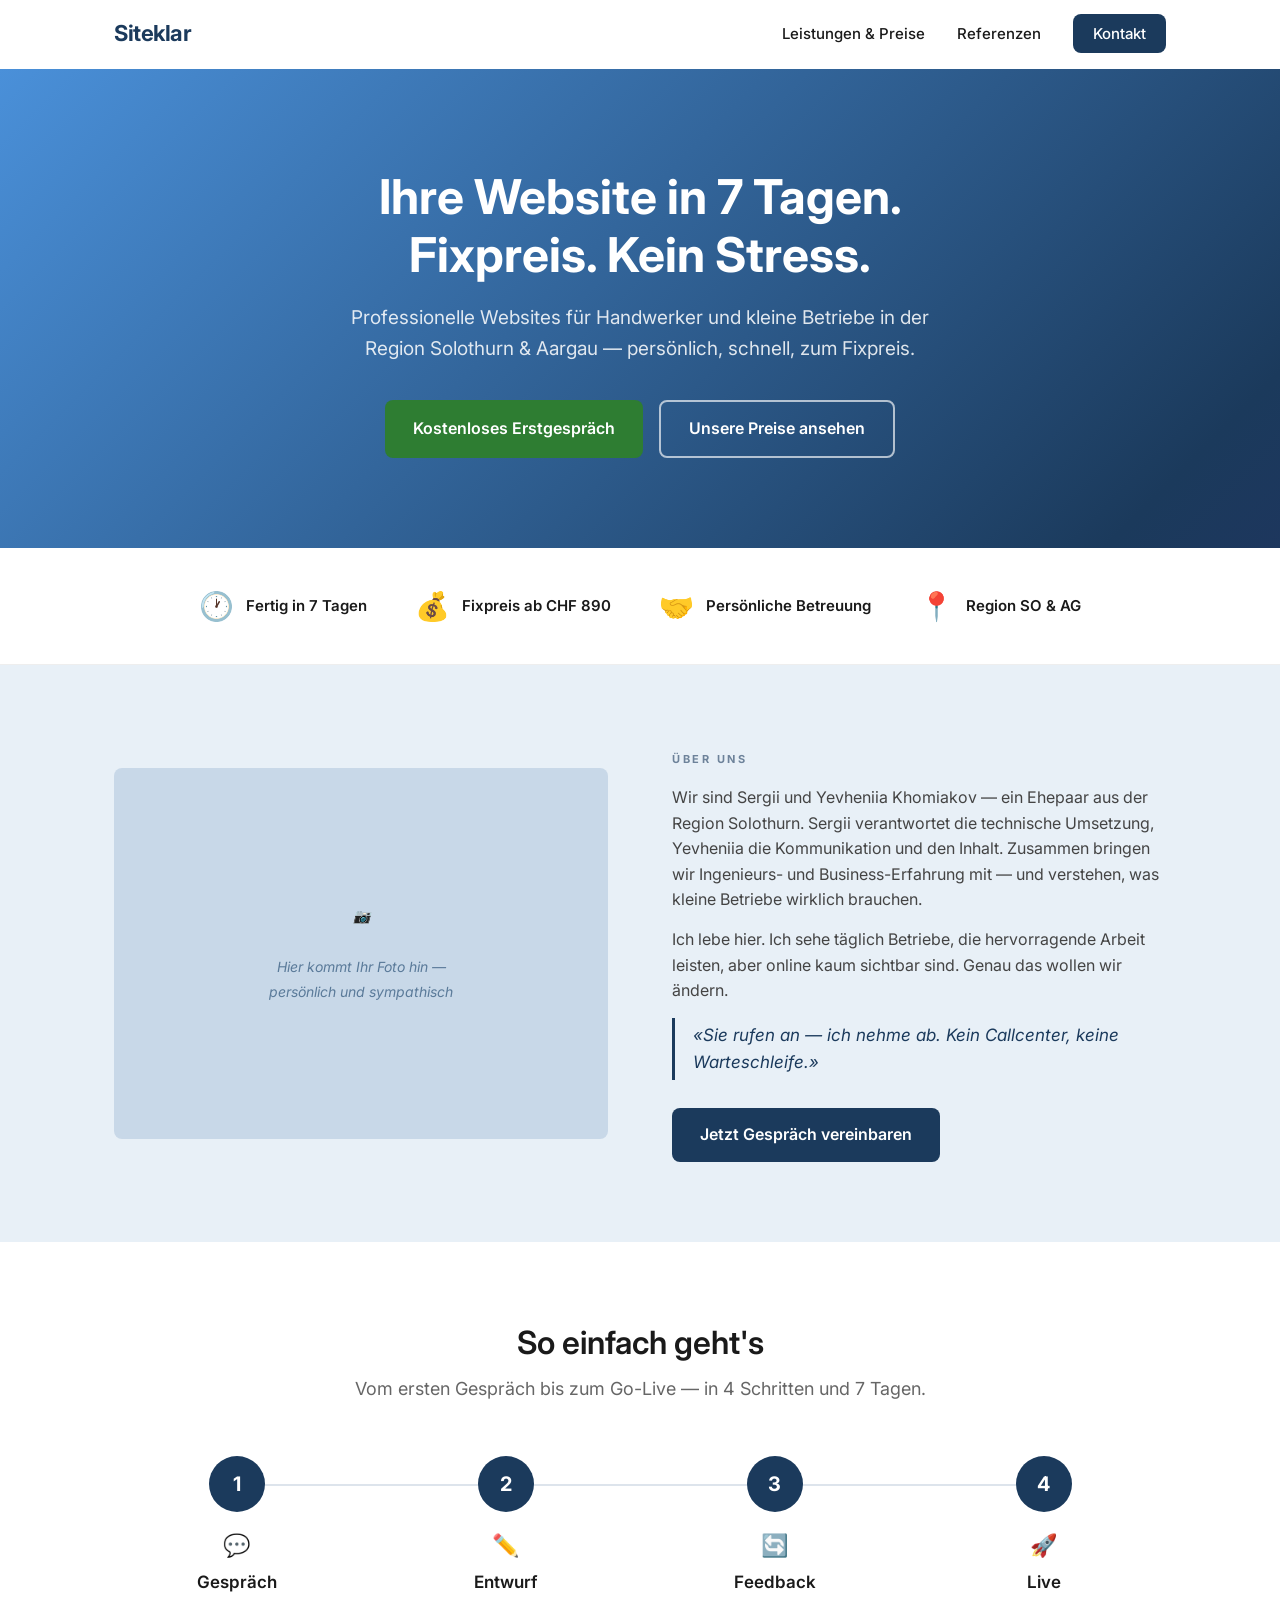
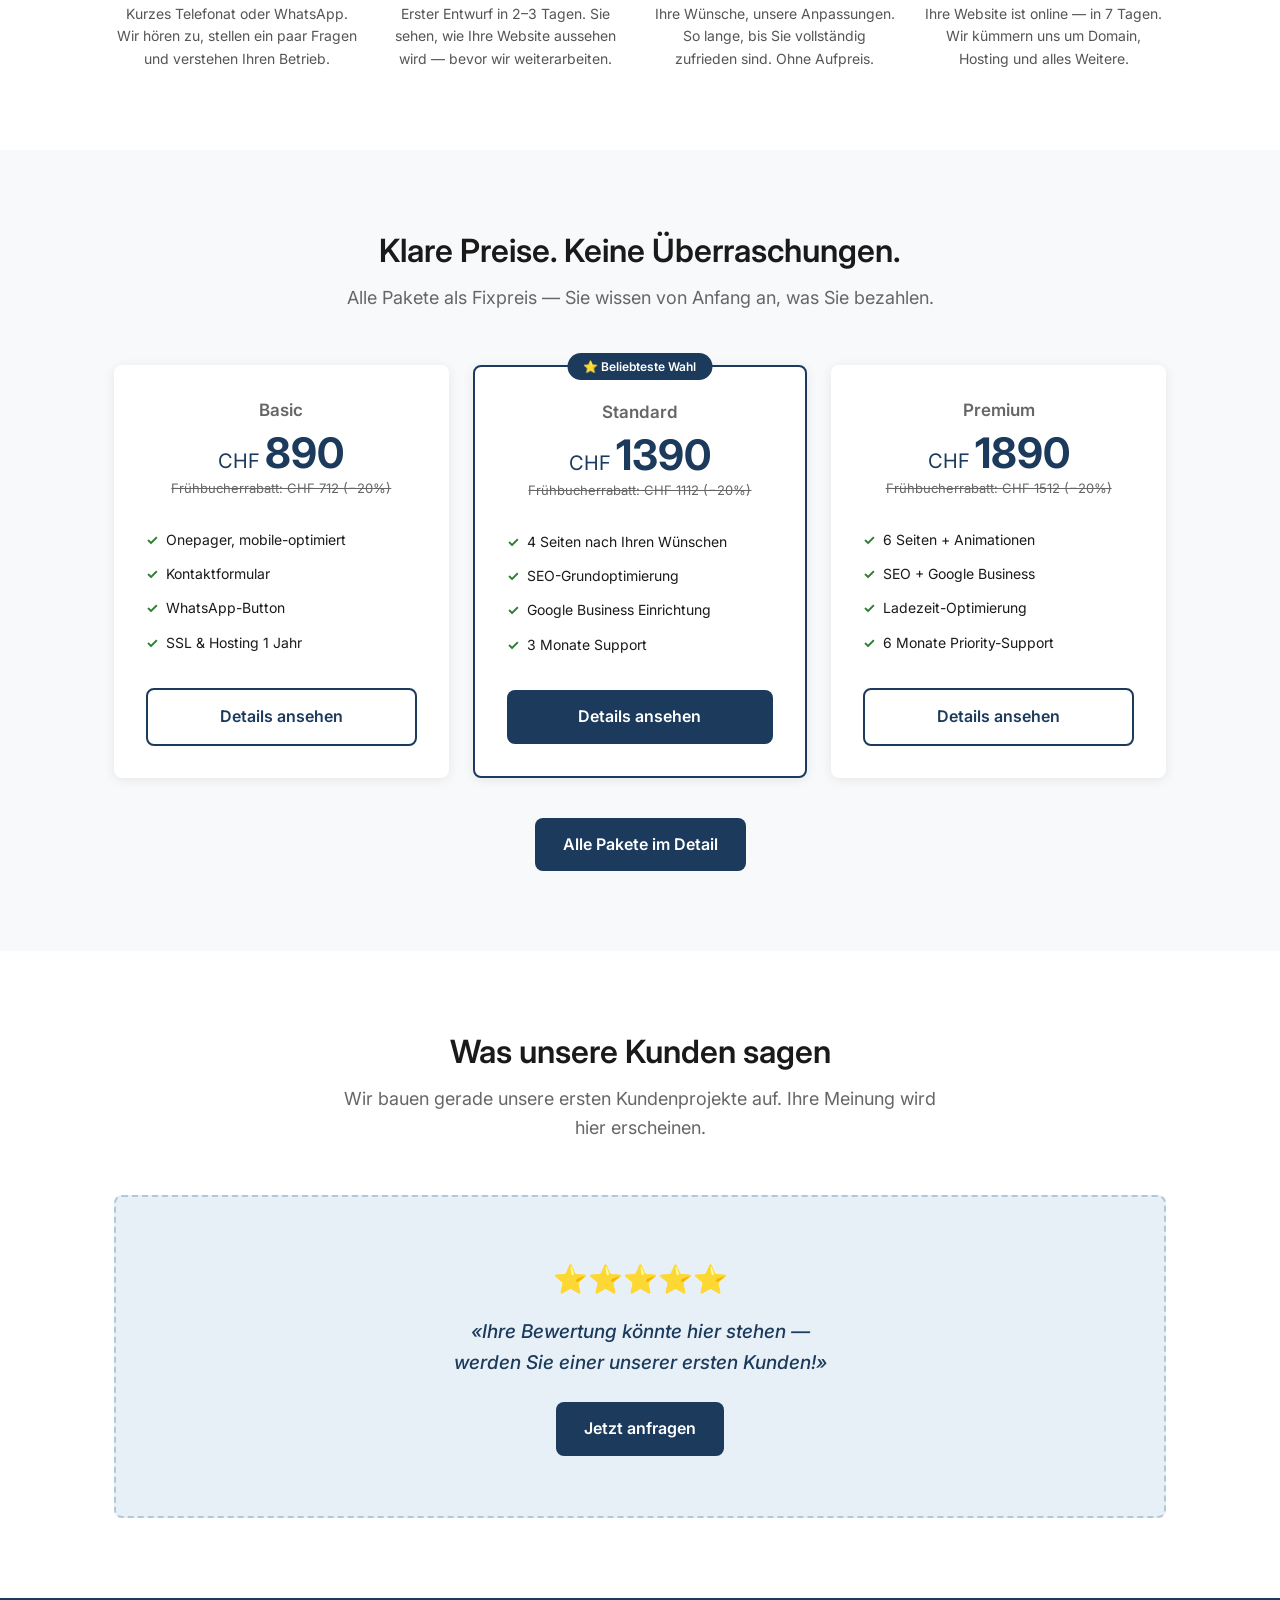
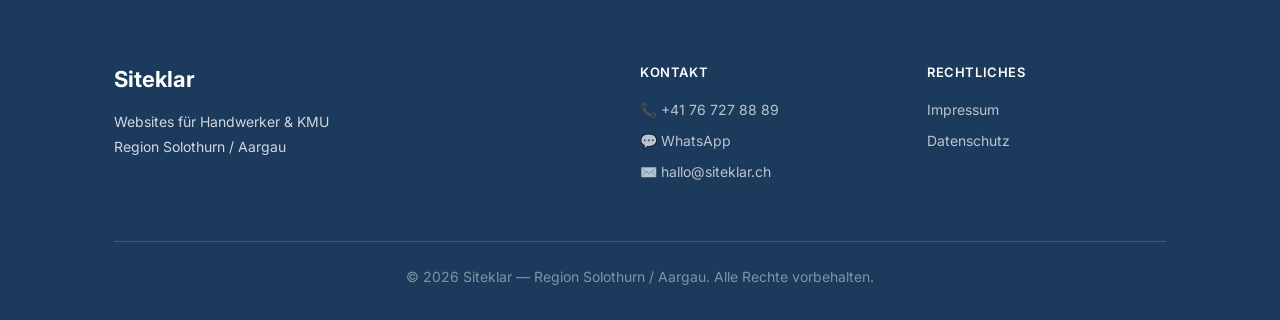
<file: index.html>
<!DOCTYPE html>
<html lang="de">
<head>
  <meta charset="UTF-8">
  <meta name="viewport" content="width=device-width, initial-scale=1.0">
  <title>Siteklar — Ihre Website in 7 Tagen | Solothurn & Aargau</title>
  <meta name="description" content="Professionelle Websites für Handwerker und KMU in der Region Solothurn und Aargau. Fixpreis ab CHF 890, fertig in 7 Tagen. Persönliche Betreuung von Anfang bis Ende.">
  <meta name="robots" content="index, follow">
  <link rel="preconnect" href="https://fonts.googleapis.com">
  <link rel="preconnect" href="https://fonts.gstatic.com" crossorigin>
  <link href="https://fonts.googleapis.com/css2?family=Inter:wght@400;500;600;700&display=swap" rel="stylesheet">
  <link rel="stylesheet" href="style.css">
</head>
<body>

  <!-- NAVIGATION -->
  <nav id="navbar">
    <div class="nav-container">
      <a href="index.html" class="nav-logo">Siteklar</a>
      <button class="hamburger" id="hamburger" aria-label="Menü öffnen">
        <span></span><span></span><span></span>
      </button>
      <ul class="nav-links" id="nav-links">
        <li><a href="leistungen.html">Leistungen & Preise</a></li>
        <li><a href="referenzen.html">Referenzen</a></li>
        <li><a href="kontakt.html" class="nav-cta">Kontakt</a></li>
      </ul>
    </div>
  </nav>

  <!-- HERO -->
  <section class="hero">
    <div class="container">
      <h1>Ihre Website in 7 Tagen.<br>Fixpreis. Kein Stress.</h1>
      <p>Professionelle Websites für Handwerker und kleine Betriebe in der Region Solothurn &amp; Aargau — persönlich, schnell, zum Fixpreis.</p>
      <div class="hero-buttons">
        <a href="kontakt.html" class="btn btn-primary">Kostenloses Erstgespräch</a>
        <a href="leistungen.html" class="btn btn-outline">Unsere Preise ansehen</a>
      </div>
    </div>
  </section>

  <!-- TRUST BAR -->
  <section class="trust-bar">
    <div class="container">
      <div class="trust-items">
        <div class="trust-item scroll-reveal">
          <span class="trust-icon">🕐</span>
          <span>Fertig in 7 Tagen</span>
        </div>
        <div class="trust-item scroll-reveal">
          <span class="trust-icon">💰</span>
          <span>Fixpreis ab CHF 890</span>
        </div>
        <div class="trust-item scroll-reveal">
          <span class="trust-icon">🤝</span>
          <span>Persönliche Betreuung</span>
        </div>
        <div class="trust-item scroll-reveal">
          <span class="trust-icon">📍</span>
          <span>Region SO &amp; AG</span>
        </div>
      </div>
    </div>
  </section>

  <!-- ABOUT -->
  <section class="about">
    <div class="container">
      <div class="about-inner">
        <!-- PLATZHALTER: Ersetzen Sie diesen Block durch ein Foto von Ihnen beiden -->
        <div class="about-photo">
          📷<br><br>
          Hier kommt Ihr Foto hin —<br>
          persönlich und sympathisch
        </div>
        <div class="about-text">
          <span class="about-label">Über uns</span>
          <p>Wir sind Sergii und Yevheniia Khomiakov — ein Ehepaar aus der Region Solothurn. Sergii verantwortet die technische Umsetzung, Yevheniia die Kommunikation und den Inhalt. Zusammen bringen wir Ingenieurs- und Business-Erfahrung mit — und verstehen, was kleine Betriebe wirklich brauchen.</p>
          <p>Ich lebe hier. Ich sehe täglich Betriebe, die hervorragende Arbeit leisten, aber online kaum sichtbar sind. Genau das wollen wir ändern.</p>
          <blockquote class="about-quote">«Sie rufen an — ich nehme ab. Kein Callcenter, keine Warteschleife.»</blockquote>
          <a href="kontakt.html" class="btn btn-dark">Jetzt Gespräch vereinbaren</a>
        </div>
      </div>
    </div>
  </section>

  <!-- PROCESS -->
  <section class="process">
    <div class="container">
      <h2 class="section-title">So einfach geht's</h2>
      <p class="section-subtitle">Vom ersten Gespräch bis zum Go-Live — in 4 Schritten und 7 Tagen.</p>
      <div class="process-steps">
        <div class="step scroll-reveal">
          <div class="step-num">1</div>
          <div class="step-content">
            <div class="step-icon">💬</div>
            <h3>Gespräch</h3>
            <p>Kurzes Telefonat oder WhatsApp. Wir hören zu, stellen ein paar Fragen und verstehen Ihren Betrieb.</p>
          </div>
        </div>
        <div class="step scroll-reveal">
          <div class="step-num">2</div>
          <div class="step-content">
            <div class="step-icon">✏️</div>
            <h3>Entwurf</h3>
            <p>Erster Entwurf in 2–3 Tagen. Sie sehen, wie Ihre Website aussehen wird — bevor wir weiterarbeiten.</p>
          </div>
        </div>
        <div class="step scroll-reveal">
          <div class="step-num">3</div>
          <div class="step-content">
            <div class="step-icon">🔄</div>
            <h3>Feedback</h3>
            <p>Ihre Wünsche, unsere Anpassungen. So lange, bis Sie vollständig zufrieden sind. Ohne Aufpreis.</p>
          </div>
        </div>
        <div class="step scroll-reveal">
          <div class="step-num">4</div>
          <div class="step-content">
            <div class="step-icon">🚀</div>
            <h3>Live</h3>
            <p>Ihre Website ist online — in 7 Tagen. Wir kümmern uns um Domain, Hosting und alles Weitere.</p>
          </div>
        </div>
      </div>
    </div>
  </section>

  <!-- PRICES PREVIEW -->
  <section class="prices">
    <div class="container">
      <h2 class="section-title">Klare Preise. Keine Überraschungen.</h2>
      <p class="section-subtitle">Alle Pakete als Fixpreis — Sie wissen von Anfang an, was Sie bezahlen.</p>

      <div class="price-cards">
        <div class="card price-card scroll-reveal">
          <p class="price-name">Basic</p>
          <p class="price-amount"><span>CHF </span>890</p>
          <p class="price-original">Frühbucherrabatt: CHF 712 (−20%)</p>
          <ul class="price-features">
            <li>Onepager, mobile-optimiert</li>
            <li>Kontaktformular</li>
            <li>WhatsApp-Button</li>
            <li>SSL & Hosting 1 Jahr</li>
          </ul>
          <a href="leistungen.html" class="btn btn-dark-outline btn-full">Details ansehen</a>
        </div>

        <div class="card price-card featured scroll-reveal">
          <span class="featured-badge">⭐ Beliebteste Wahl</span>
          <p class="price-name">Standard</p>
          <p class="price-amount"><span>CHF </span>1390</p>
          <p class="price-original">Frühbucherrabatt: CHF 1112 (−20%)</p>
          <ul class="price-features">
            <li>4 Seiten nach Ihren Wünschen</li>
            <li>SEO-Grundoptimierung</li>
            <li>Google Business Einrichtung</li>
            <li>3 Monate Support</li>
          </ul>
          <a href="leistungen.html" class="btn btn-dark btn-full">Details ansehen</a>
        </div>

        <div class="card price-card scroll-reveal">
          <p class="price-name">Premium</p>
          <p class="price-amount"><span>CHF </span>1890</p>
          <p class="price-original">Frühbucherrabatt: CHF 1512 (−20%)</p>
          <ul class="price-features">
            <li>6 Seiten + Animationen</li>
            <li>SEO + Google Business</li>
            <li>Ladezeit-Optimierung</li>
            <li>6 Monate Priority-Support</li>
          </ul>
          <a href="leistungen.html" class="btn btn-dark-outline btn-full">Details ansehen</a>
        </div>
      </div>

      <div class="prices-cta">
        <a href="leistungen.html" class="btn btn-dark">Alle Pakete im Detail</a>
      </div>
    </div>
  </section>

  <!-- SOCIAL PROOF -->
  <section class="social-proof">
    <div class="container">
      <h2 class="section-title">Was unsere Kunden sagen</h2>
      <p class="section-subtitle">Wir bauen gerade unsere ersten Kundenprojekte auf. Ihre Meinung wird hier erscheinen.</p>
      <div class="proof-placeholder">
        <div class="stars">⭐⭐⭐⭐⭐</div>
        <blockquote>«Ihre Bewertung könnte hier stehen —<br>werden Sie einer unserer ersten Kunden!»</blockquote>
        <a href="kontakt.html" class="btn btn-dark">Jetzt anfragen</a>
      </div>
    </div>
  </section>

  <!-- FOOTER -->
  <footer>
    <div class="container">
      <div class="footer-top">
        <div class="footer-brand">
          <a href="index.html" class="footer-logo">Siteklar</a>
          <p>Websites für Handwerker &amp; KMU<br>Region Solothurn / Aargau</p>
        </div>
        <div class="footer-col">
          <h4>Kontakt</h4>
          <!-- PLATZHALTER: Telefon und WhatsApp ersetzen -->
          <a href="tel:+41767278889">📞 +41 76 727 88 89</a>
          <a href="https://wa.me/41764750575">💬 WhatsApp</a>
          <a href="mailto:hallo@siteklar.ch">✉️ hallo@siteklar.ch</a>
        </div>
        <div class="footer-col">
          <h4>Rechtliches</h4>
          <a href="impressum.html">Impressum</a>
          <a href="datenschutz.html">Datenschutz</a>
        </div>
      </div>
      <div class="footer-bottom">
        <p>&copy; 2026 Siteklar &mdash; Region Solothurn / Aargau. Alle Rechte vorbehalten.</p>
      </div>
    </div>
  </footer>

  <button class="scroll-top" id="scrollTop" aria-label="Nach oben scrollen">&#8679;</button>
  <script src="script.js"></script>
</body>
</html>
</file>
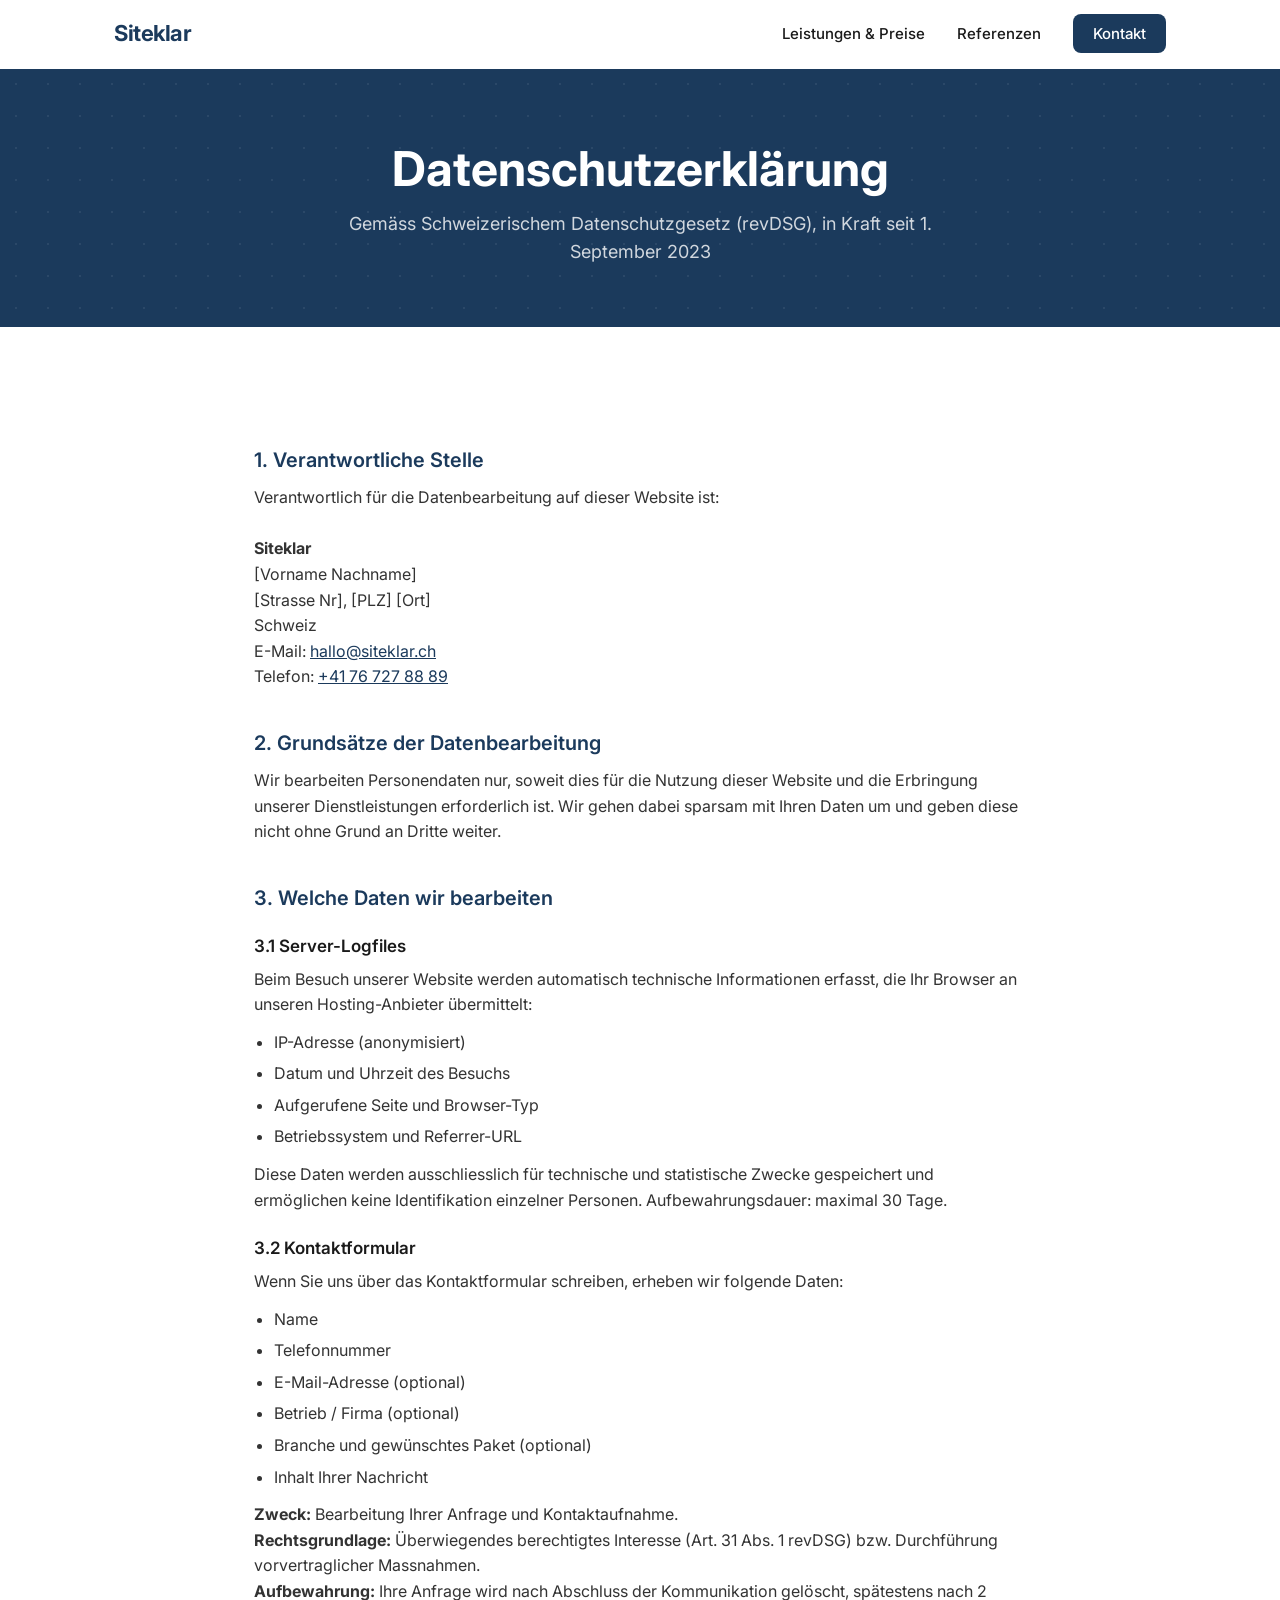
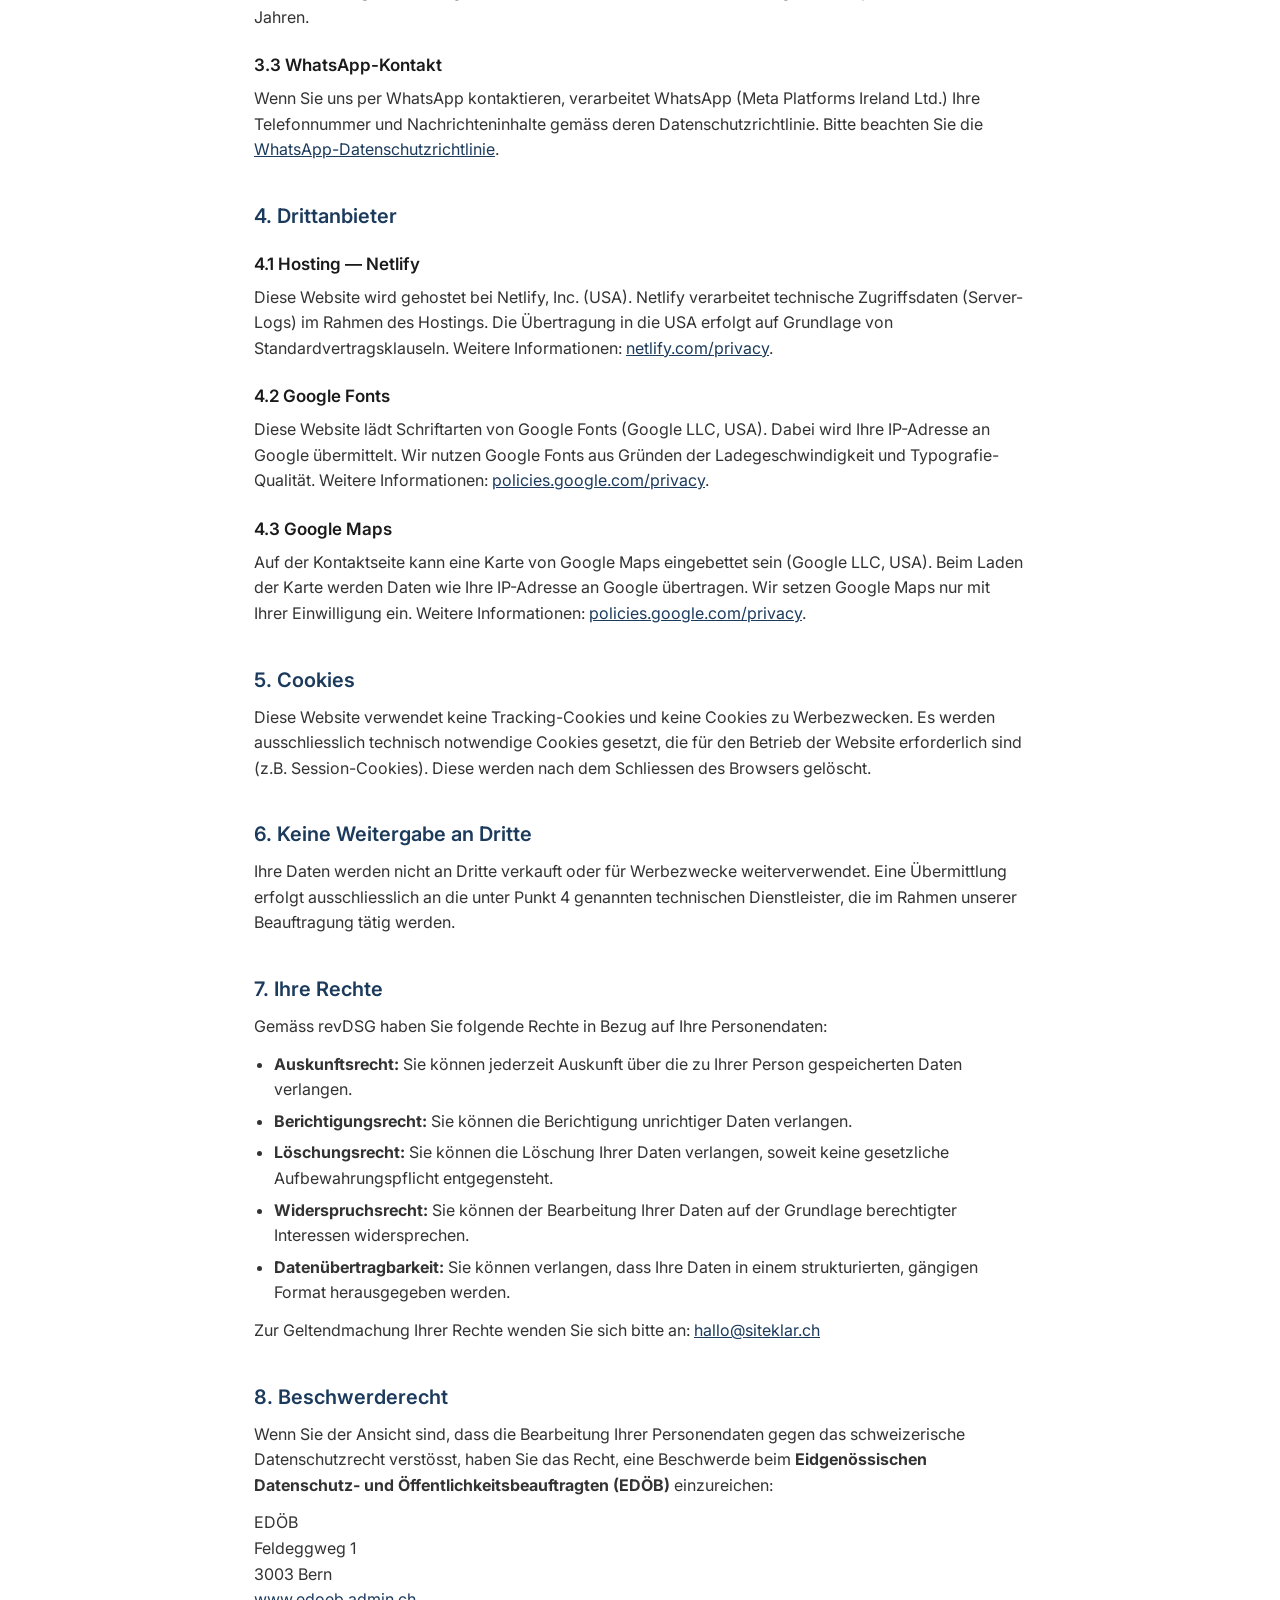
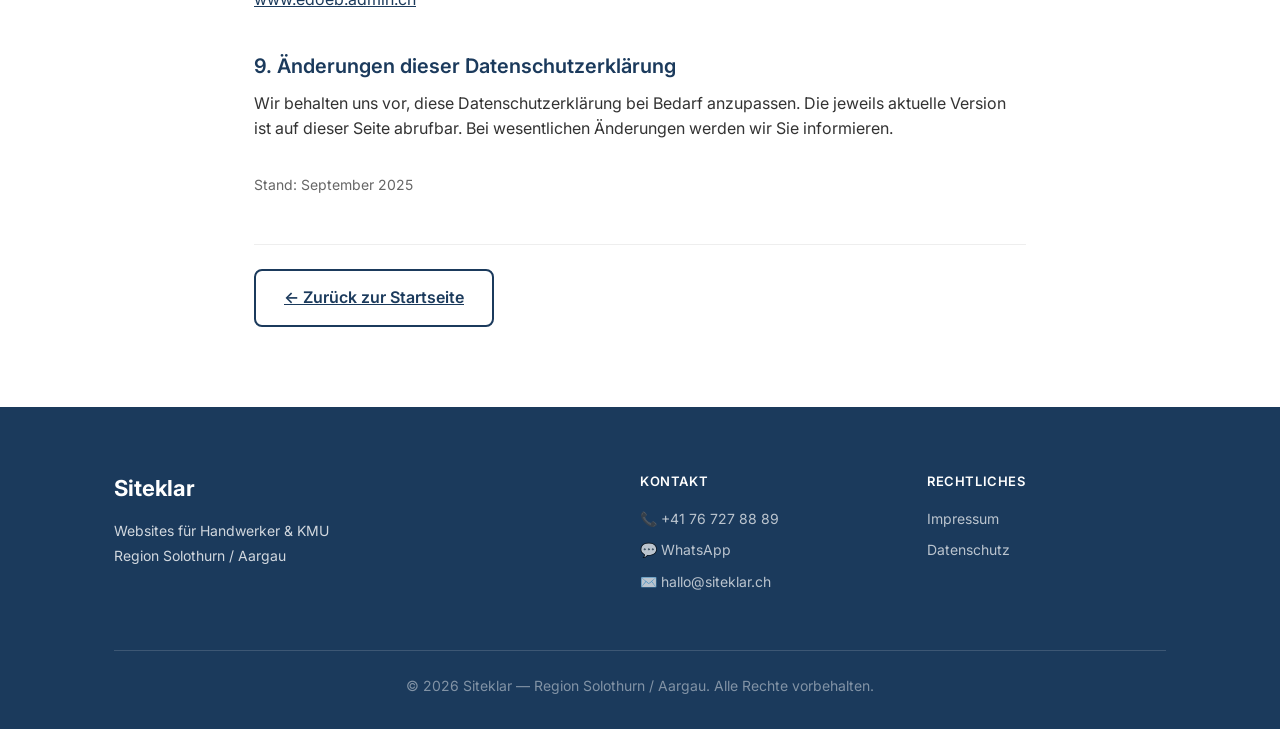
<file: datenschutz.html>
<!DOCTYPE html>
<html lang="de">
<head>
  <meta charset="UTF-8">
  <meta name="viewport" content="width=device-width, initial-scale=1.0">
  <title>Datenschutzerklärung — Siteklar</title>
  <meta name="robots" content="noindex, follow">
  <link rel="preconnect" href="https://fonts.googleapis.com">
  <link rel="preconnect" href="https://fonts.gstatic.com" crossorigin>
  <link href="https://fonts.googleapis.com/css2?family=Inter:wght@400;500;600;700&display=swap" rel="stylesheet">
  <link rel="stylesheet" href="style.css">
</head>
<body>

  <!-- NAVIGATION -->
  <nav id="navbar">
    <div class="nav-container">
      <a href="index.html" class="nav-logo">Siteklar</a>
      <button class="hamburger" id="hamburger" aria-label="Menü öffnen">
        <span></span><span></span><span></span>
      </button>
      <ul class="nav-links" id="nav-links">
        <li><a href="leistungen.html">Leistungen & Preise</a></li>
        <li><a href="referenzen.html">Referenzen</a></li>
        <li><a href="kontakt.html" class="nav-cta">Kontakt</a></li>
      </ul>
    </div>
  </nav>

  <!-- PAGE HERO -->
  <section class="page-hero">
    <div class="container">
      <h1>Datenschutzerklärung</h1>
      <p>Gemäss Schweizerischem Datenschutzgesetz (revDSG), in Kraft seit 1. September 2023</p>
    </div>
  </section>

  <!-- LEGAL CONTENT -->
  <section class="legal-content">
    <div class="container">

      <h2>1. Verantwortliche Stelle</h2>
      <p>
        Verantwortlich für die Datenbearbeitung auf dieser Website ist:<br><br>
        <strong>Siteklar</strong><br>
        <!-- PLATZHALTER: Vollständige Kontaktdaten eintragen -->
        [Vorname Nachname]<br>
        [Strasse Nr], [PLZ] [Ort]<br>
        Schweiz<br>
        E-Mail: <a href="mailto:hallo@siteklar.ch">hallo@siteklar.ch</a><br>
        Telefon: <a href="tel:+41767278889">+41 76 727 88 89</a>
      </p>

      <h2>2. Grundsätze der Datenbearbeitung</h2>
      <p>Wir bearbeiten Personendaten nur, soweit dies für die Nutzung dieser Website und die Erbringung unserer Dienstleistungen erforderlich ist. Wir gehen dabei sparsam mit Ihren Daten um und geben diese nicht ohne Grund an Dritte weiter.</p>

      <h2>3. Welche Daten wir bearbeiten</h2>

      <h3>3.1 Server-Logfiles</h3>
      <p>Beim Besuch unserer Website werden automatisch technische Informationen erfasst, die Ihr Browser an unseren Hosting-Anbieter übermittelt:</p>
      <ul>
        <li>IP-Adresse (anonymisiert)</li>
        <li>Datum und Uhrzeit des Besuchs</li>
        <li>Aufgerufene Seite und Browser-Typ</li>
        <li>Betriebssystem und Referrer-URL</li>
      </ul>
      <p>Diese Daten werden ausschliesslich für technische und statistische Zwecke gespeichert und ermöglichen keine Identifikation einzelner Personen. Aufbewahrungsdauer: maximal 30 Tage.</p>

      <h3>3.2 Kontaktformular</h3>
      <p>Wenn Sie uns über das Kontaktformular schreiben, erheben wir folgende Daten:</p>
      <ul>
        <li>Name</li>
        <li>Telefonnummer</li>
        <li>E-Mail-Adresse (optional)</li>
        <li>Betrieb / Firma (optional)</li>
        <li>Branche und gewünschtes Paket (optional)</li>
        <li>Inhalt Ihrer Nachricht</li>
      </ul>
      <p><strong>Zweck:</strong> Bearbeitung Ihrer Anfrage und Kontaktaufnahme.<br>
      <strong>Rechtsgrundlage:</strong> Überwiegendes berechtigtes Interesse (Art. 31 Abs. 1 revDSG) bzw. Durchführung vorvertraglicher Massnahmen.<br>
      <strong>Aufbewahrung:</strong> Ihre Anfrage wird nach Abschluss der Kommunikation gelöscht, spätestens nach 2 Jahren.</p>

      <h3>3.3 WhatsApp-Kontakt</h3>
      <p>Wenn Sie uns per WhatsApp kontaktieren, verarbeitet WhatsApp (Meta Platforms Ireland Ltd.) Ihre Telefonnummer und Nachrichteninhalte gemäss deren Datenschutzrichtlinie. Bitte beachten Sie die <a href="https://www.whatsapp.com/legal/privacy-policy" target="_blank" rel="noopener">WhatsApp-Datenschutzrichtlinie</a>.</p>

      <h2>4. Drittanbieter</h2>

      <h3>4.1 Hosting — Netlify</h3>
      <p>Diese Website wird gehostet bei Netlify, Inc. (USA). Netlify verarbeitet technische Zugriffsdaten (Server-Logs) im Rahmen des Hostings. Die Übertragung in die USA erfolgt auf Grundlage von Standardvertragsklauseln. Weitere Informationen: <a href="https://www.netlify.com/privacy/" target="_blank" rel="noopener">netlify.com/privacy</a>.</p>

      <h3>4.2 Google Fonts</h3>
      <p>Diese Website lädt Schriftarten von Google Fonts (Google LLC, USA). Dabei wird Ihre IP-Adresse an Google übermittelt. Wir nutzen Google Fonts aus Gründen der Ladegeschwindigkeit und Typografie-Qualität. Weitere Informationen: <a href="https://policies.google.com/privacy" target="_blank" rel="noopener">policies.google.com/privacy</a>.</p>

      <h3>4.3 Google Maps</h3>
      <p>Auf der Kontaktseite kann eine Karte von Google Maps eingebettet sein (Google LLC, USA). Beim Laden der Karte werden Daten wie Ihre IP-Adresse an Google übertragen. Wir setzen Google Maps nur mit Ihrer Einwilligung ein. Weitere Informationen: <a href="https://policies.google.com/privacy" target="_blank" rel="noopener">policies.google.com/privacy</a>.</p>

      <h2>5. Cookies</h2>
      <p>Diese Website verwendet keine Tracking-Cookies und keine Cookies zu Werbezwecken. Es werden ausschliesslich technisch notwendige Cookies gesetzt, die für den Betrieb der Website erforderlich sind (z.B. Session-Cookies). Diese werden nach dem Schliessen des Browsers gelöscht.</p>

      <h2>6. Keine Weitergabe an Dritte</h2>
      <p>Ihre Daten werden nicht an Dritte verkauft oder für Werbezwecke weiterverwendet. Eine Übermittlung erfolgt ausschliesslich an die unter Punkt 4 genannten technischen Dienstleister, die im Rahmen unserer Beauftragung tätig werden.</p>

      <h2>7. Ihre Rechte</h2>
      <p>Gemäss revDSG haben Sie folgende Rechte in Bezug auf Ihre Personendaten:</p>
      <ul>
        <li><strong>Auskunftsrecht:</strong> Sie können jederzeit Auskunft über die zu Ihrer Person gespeicherten Daten verlangen.</li>
        <li><strong>Berichtigungsrecht:</strong> Sie können die Berichtigung unrichtiger Daten verlangen.</li>
        <li><strong>Löschungsrecht:</strong> Sie können die Löschung Ihrer Daten verlangen, soweit keine gesetzliche Aufbewahrungspflicht entgegensteht.</li>
        <li><strong>Widerspruchsrecht:</strong> Sie können der Bearbeitung Ihrer Daten auf der Grundlage berechtigter Interessen widersprechen.</li>
        <li><strong>Datenübertragbarkeit:</strong> Sie können verlangen, dass Ihre Daten in einem strukturierten, gängigen Format herausgegeben werden.</li>
      </ul>
      <p>Zur Geltendmachung Ihrer Rechte wenden Sie sich bitte an: <a href="mailto:hallo@siteklar.ch">hallo@siteklar.ch</a></p>

      <h2>8. Beschwerderecht</h2>
      <p>Wenn Sie der Ansicht sind, dass die Bearbeitung Ihrer Personendaten gegen das schweizerische Datenschutzrecht verstösst, haben Sie das Recht, eine Beschwerde beim <strong>Eidgenössischen Datenschutz- und Öffentlichkeitsbeauftragten (EDÖB)</strong> einzureichen:</p>
      <p>
        EDÖB<br>
        Feldeggweg 1<br>
        3003 Bern<br>
        <a href="https://www.edoeb.admin.ch" target="_blank" rel="noopener">www.edoeb.admin.ch</a>
      </p>

      <h2>9. Änderungen dieser Datenschutzerklärung</h2>
      <p>Wir behalten uns vor, diese Datenschutzerklärung bei Bedarf anzupassen. Die jeweils aktuelle Version ist auf dieser Seite abrufbar. Bei wesentlichen Änderungen werden wir Sie informieren.</p>

      <p style="color:var(--text-muted); font-size:14px; margin-top:32px;">Stand: September 2025</p>

      <div style="margin-top:48px; padding-top:24px; border-top:1px solid #eee;">
        <a href="index.html" class="btn btn-dark-outline">&larr; Zurück zur Startseite</a>
      </div>

    </div>
  </section>

  <!-- FOOTER -->
  <footer>
    <div class="container">
      <div class="footer-top">
        <div class="footer-brand">
          <a href="index.html" class="footer-logo">Siteklar</a>
          <p>Websites für Handwerker &amp; KMU<br>Region Solothurn / Aargau</p>
        </div>
        <div class="footer-col">
          <h4>Kontakt</h4>
          <a href="tel:+41767278889">📞 +41 76 727 88 89</a>
          <a href="https://wa.me/41764750575">💬 WhatsApp</a>
          <a href="mailto:hallo@siteklar.ch">✉️ hallo@siteklar.ch</a>
        </div>
        <div class="footer-col">
          <h4>Rechtliches</h4>
          <a href="impressum.html">Impressum</a>
          <a href="datenschutz.html">Datenschutz</a>
        </div>
      </div>
      <div class="footer-bottom">
        <p>&copy; 2026 Siteklar &mdash; Region Solothurn / Aargau. Alle Rechte vorbehalten.</p>
      </div>
    </div>
  </footer>

  <button class="scroll-top" id="scrollTop" aria-label="Nach oben scrollen">&#8679;</button>
  <script src="script.js"></script>
</body>
</html>
</file>
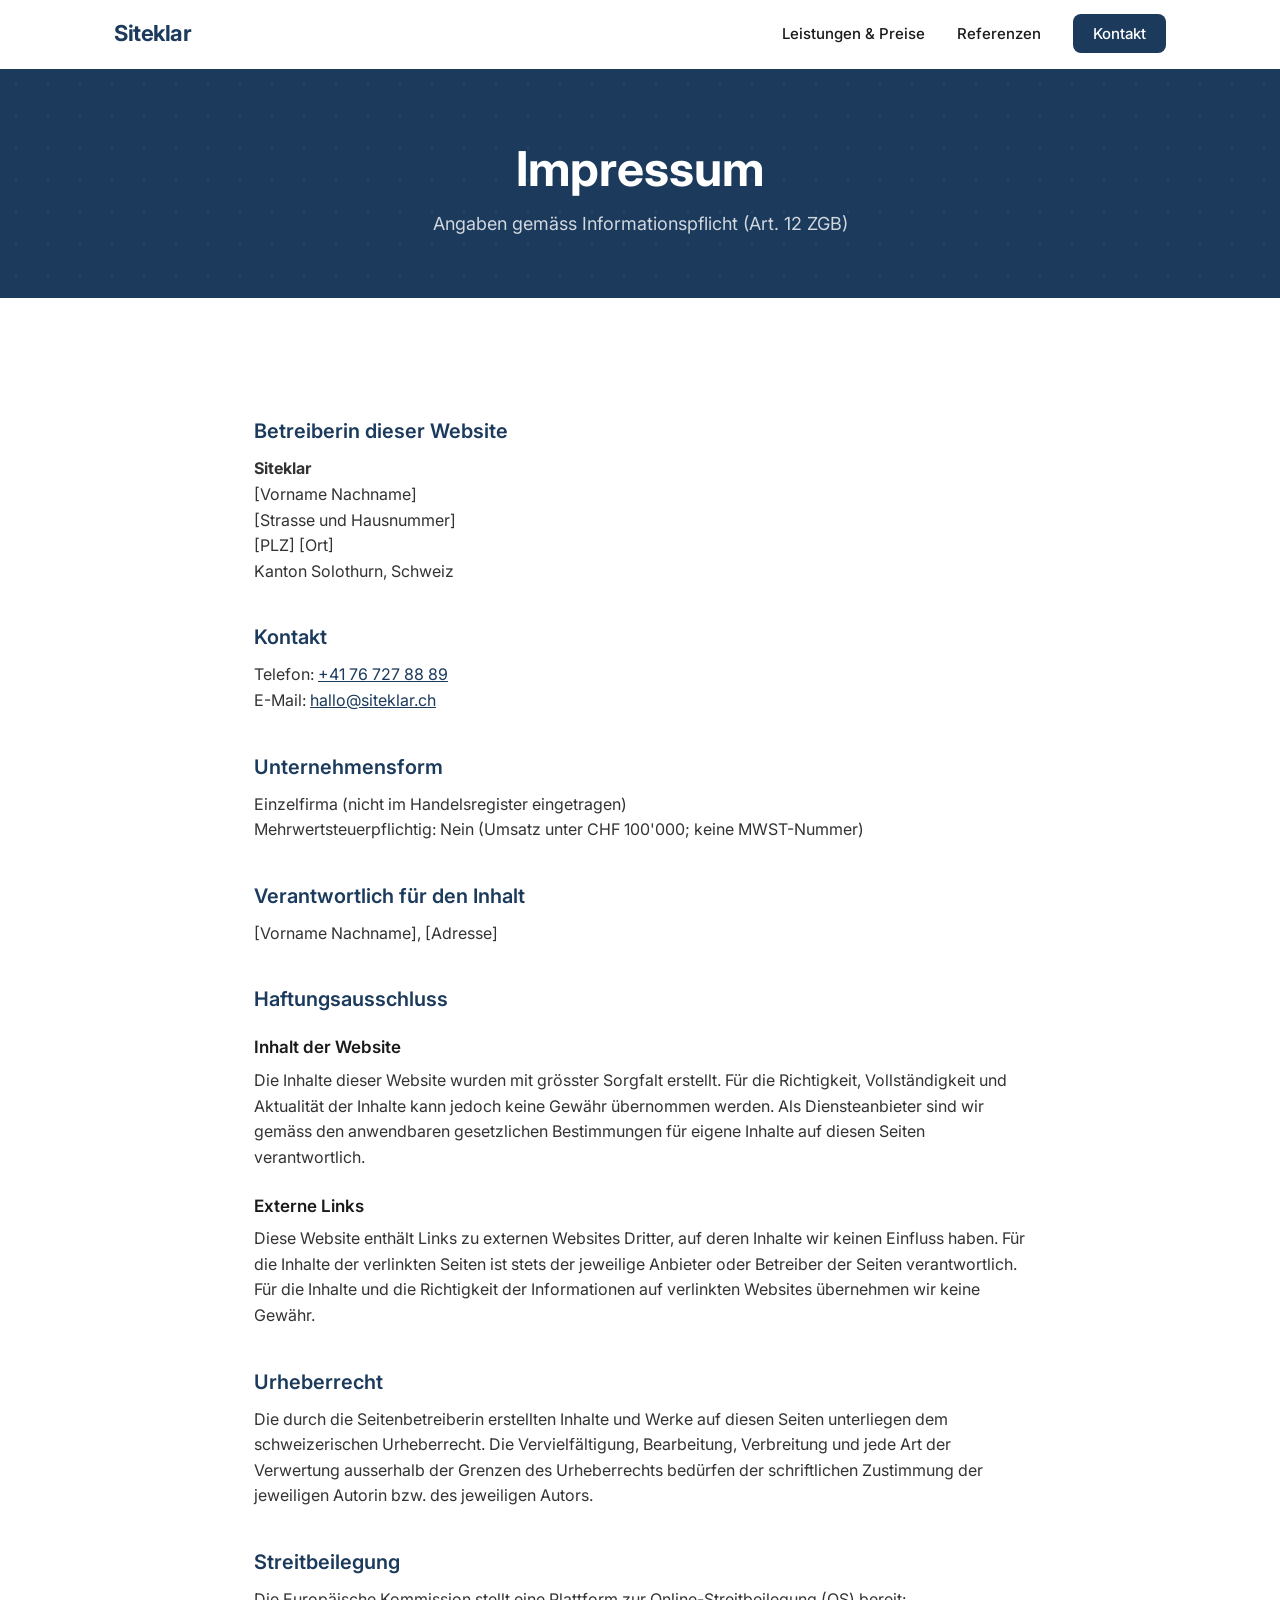
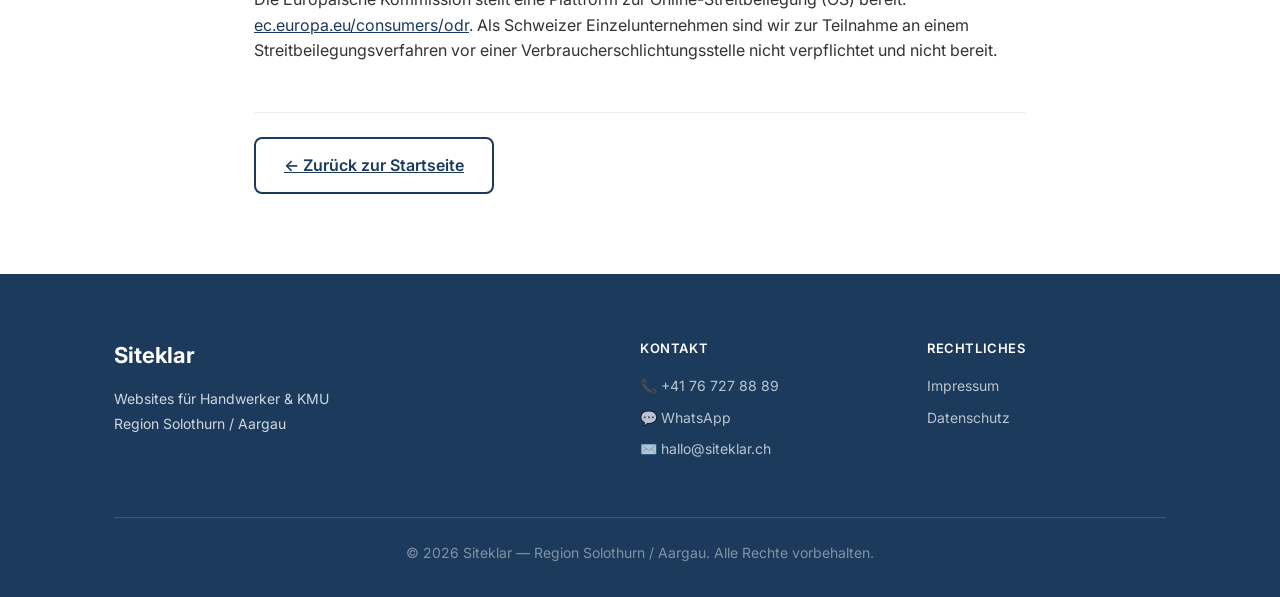
<file: impressum.html>
<!DOCTYPE html>
<html lang="de">
<head>
  <meta charset="UTF-8">
  <meta name="viewport" content="width=device-width, initial-scale=1.0">
  <title>Impressum — Siteklar</title>
  <meta name="robots" content="noindex, follow">
  <link rel="preconnect" href="https://fonts.googleapis.com">
  <link rel="preconnect" href="https://fonts.gstatic.com" crossorigin>
  <link href="https://fonts.googleapis.com/css2?family=Inter:wght@400;500;600;700&display=swap" rel="stylesheet">
  <link rel="stylesheet" href="style.css">
</head>
<body>

  <!-- NAVIGATION -->
  <nav id="navbar">
    <div class="nav-container">
      <a href="index.html" class="nav-logo">Siteklar</a>
      <button class="hamburger" id="hamburger" aria-label="Menü öffnen">
        <span></span><span></span><span></span>
      </button>
      <ul class="nav-links" id="nav-links">
        <li><a href="leistungen.html">Leistungen & Preise</a></li>
        <li><a href="referenzen.html">Referenzen</a></li>
        <li><a href="kontakt.html" class="nav-cta">Kontakt</a></li>
      </ul>
    </div>
  </nav>

  <!-- PAGE HERO -->
  <section class="page-hero">
    <div class="container">
      <h1>Impressum</h1>
      <p>Angaben gemäss Informationspflicht (Art. 12 ZGB)</p>
    </div>
  </section>

  <!-- LEGAL CONTENT -->
  <section class="legal-content">
    <div class="container">

      <h2>Betreiberin dieser Website</h2>
      <p>
        <strong>Siteklar</strong><br>
        <!-- PLATZHALTER: Vollständigen Namen eintragen -->
        [Vorname Nachname]<br>
        <!-- PLATZHALTER: Adresse eintragen -->
        [Strasse und Hausnummer]<br>
        [PLZ] [Ort]<br>
        Kanton Solothurn, Schweiz
      </p>

      <h2>Kontakt</h2>
      <p>
        <!-- PLATZHALTER: Telefonnummer eintragen -->
        Telefon: <a href="tel:+41767278889">+41 76 727 88 89</a><br>
        E-Mail: <a href="mailto:hallo@siteklar.ch">hallo@siteklar.ch</a>
      </p>

      <h2>Unternehmensform</h2>
      <p>
        Einzelfirma (nicht im Handelsregister eingetragen)<br>
        Mehrwertsteuerpflichtig: Nein (Umsatz unter CHF 100'000; keine MWST-Nummer)
      </p>

      <h2>Verantwortlich für den Inhalt</h2>
      <p>
        <!-- PLATZHALTER: Namen eintragen -->
        [Vorname Nachname], [Adresse]
      </p>

      <h2>Haftungsausschluss</h2>
      <h3>Inhalt der Website</h3>
      <p>Die Inhalte dieser Website wurden mit grösster Sorgfalt erstellt. Für die Richtigkeit, Vollständigkeit und Aktualität der Inhalte kann jedoch keine Gewähr übernommen werden. Als Diensteanbieter sind wir gemäss den anwendbaren gesetzlichen Bestimmungen für eigene Inhalte auf diesen Seiten verantwortlich.</p>

      <h3>Externe Links</h3>
      <p>Diese Website enthält Links zu externen Websites Dritter, auf deren Inhalte wir keinen Einfluss haben. Für die Inhalte der verlinkten Seiten ist stets der jeweilige Anbieter oder Betreiber der Seiten verantwortlich. Für die Inhalte und die Richtigkeit der Informationen auf verlinkten Websites übernehmen wir keine Gewähr.</p>

      <h2>Urheberrecht</h2>
      <p>Die durch die Seitenbetreiberin erstellten Inhalte und Werke auf diesen Seiten unterliegen dem schweizerischen Urheberrecht. Die Vervielfältigung, Bearbeitung, Verbreitung und jede Art der Verwertung ausserhalb der Grenzen des Urheberrechts bedürfen der schriftlichen Zustimmung der jeweiligen Autorin bzw. des jeweiligen Autors.</p>

      <h2>Streitbeilegung</h2>
      <p>Die Europäische Kommission stellt eine Plattform zur Online-Streitbeilegung (OS) bereit: <a href="https://ec.europa.eu/consumers/odr" target="_blank" rel="noopener">ec.europa.eu/consumers/odr</a>. Als Schweizer Einzelunternehmen sind wir zur Teilnahme an einem Streitbeilegungsverfahren vor einer Verbraucherschlichtungsstelle nicht verpflichtet und nicht bereit.</p>

      <div style="margin-top:48px; padding-top:24px; border-top:1px solid #eee;">
        <a href="index.html" class="btn btn-dark-outline">&larr; Zurück zur Startseite</a>
      </div>

    </div>
  </section>

  <!-- FOOTER -->
  <footer>
    <div class="container">
      <div class="footer-top">
        <div class="footer-brand">
          <a href="index.html" class="footer-logo">Siteklar</a>
          <p>Websites für Handwerker &amp; KMU<br>Region Solothurn / Aargau</p>
        </div>
        <div class="footer-col">
          <h4>Kontakt</h4>
          <a href="tel:+41767278889">📞 +41 76 727 88 89</a>
          <a href="https://wa.me/41764750575">💬 WhatsApp</a>
          <a href="mailto:hallo@siteklar.ch">✉️ hallo@siteklar.ch</a>
        </div>
        <div class="footer-col">
          <h4>Rechtliches</h4>
          <a href="impressum.html">Impressum</a>
          <a href="datenschutz.html">Datenschutz</a>
        </div>
      </div>
      <div class="footer-bottom">
        <p>&copy; 2026 Siteklar &mdash; Region Solothurn / Aargau. Alle Rechte vorbehalten.</p>
      </div>
    </div>
  </footer>

  <button class="scroll-top" id="scrollTop" aria-label="Nach oben scrollen">&#8679;</button>
  <script src="script.js"></script>
</body>
</html>
</file>
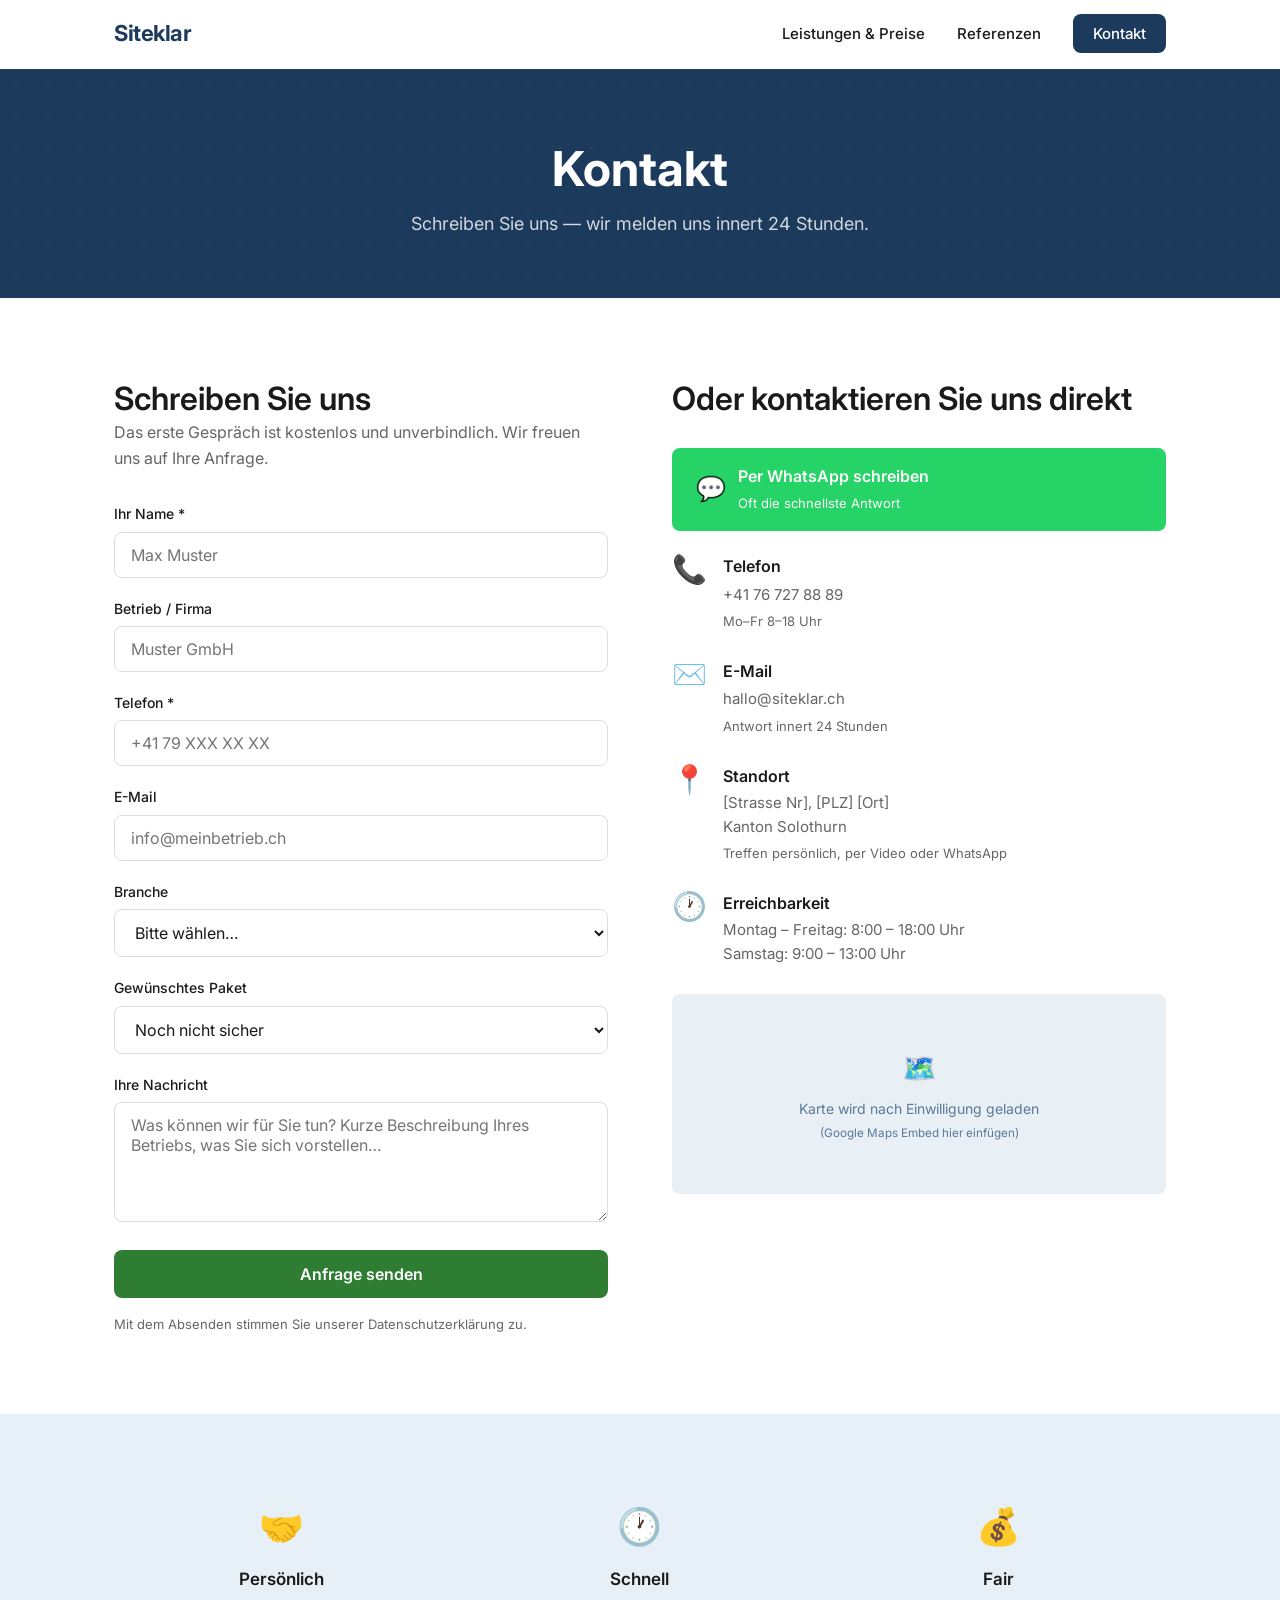
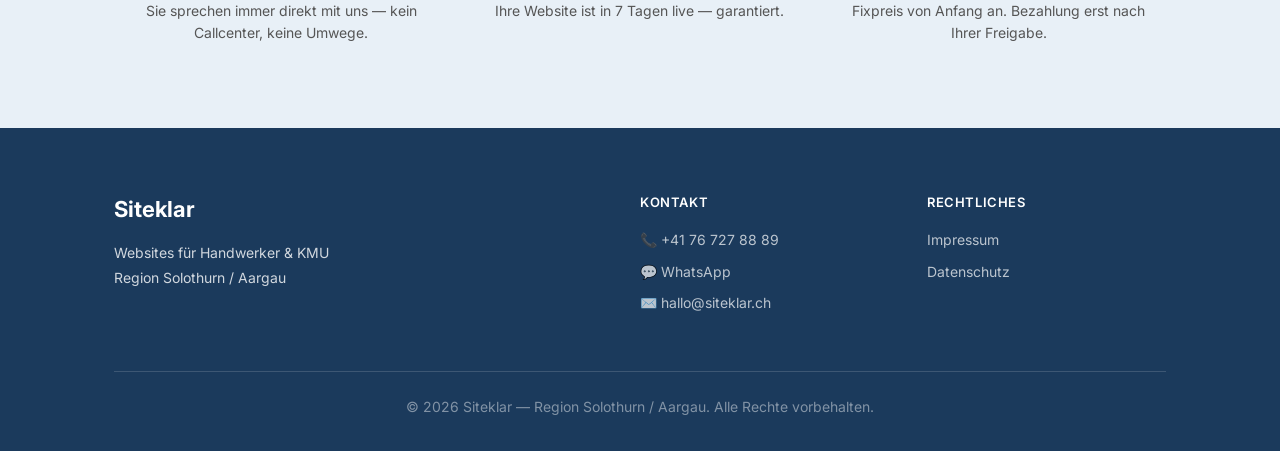
<file: kontakt.html>
<!DOCTYPE html>
<html lang="de">
<head>
  <meta charset="UTF-8">
  <meta name="viewport" content="width=device-width, initial-scale=1.0">
  <title>Kontakt — Siteklar | Website-Agentur Solothurn</title>
  <meta name="description" content="Schreiben Sie uns oder rufen Sie an — wir melden uns innert 24 Stunden. Kostenloses Erstgespräch für Handwerker und KMU in der Region Solothurn und Aargau.">
  <link rel="preconnect" href="https://fonts.googleapis.com">
  <link rel="preconnect" href="https://fonts.gstatic.com" crossorigin>
  <link href="https://fonts.googleapis.com/css2?family=Inter:wght@400;500;600;700&display=swap" rel="stylesheet">
  <link rel="stylesheet" href="style.css">
</head>
<body>

  <!-- NAVIGATION -->
  <nav id="navbar">
    <div class="nav-container">
      <a href="index.html" class="nav-logo">Siteklar</a>
      <button class="hamburger" id="hamburger" aria-label="Menü öffnen">
        <span></span><span></span><span></span>
      </button>
      <ul class="nav-links" id="nav-links">
        <li><a href="leistungen.html">Leistungen & Preise</a></li>
        <li><a href="referenzen.html">Referenzen</a></li>
        <li><a href="kontakt.html" class="nav-cta">Kontakt</a></li>
      </ul>
    </div>
  </nav>

  <!-- PAGE HERO -->
  <section class="page-hero">
    <div class="container">
      <h1>Kontakt</h1>
      <p>Schreiben Sie uns — wir melden uns innert 24 Stunden.</p>
    </div>
  </section>

  <!-- CONTACT SECTION -->
  <section class="contact-section">
    <div class="container">
      <div class="contact-grid">

        <!-- FORM -->
        <div class="contact-form-wrap">
          <h2>Schreiben Sie uns</h2>
          <p style="color:var(--text-muted); margin-bottom:32px;">Das erste Gespräch ist kostenlos und unverbindlich. Wir freuen uns auf Ihre Anfrage.</p>

          <!--
            PLATZHALTER: Formspree-URL eintragen:
            action="https://formspree.io/f/IHRE_FORM_ID" method="POST"
            Dann den JavaScript-Handler in script.js entfernen (e.preventDefault() Zeile)
          -->
          <form id="contactForm" action="#" method="POST" novalidate>
            <div class="form-group">
              <label for="name">Ihr Name *</label>
              <input type="text" id="name" name="name" placeholder="Max Muster" required>
            </div>
            <div class="form-group">
              <label for="betrieb">Betrieb / Firma</label>
              <input type="text" id="betrieb" name="betrieb" placeholder="Muster GmbH">
            </div>
            <div class="form-group">
              <label for="telefon">Telefon *</label>
              <input type="tel" id="telefon" name="telefon" placeholder="+41 79 XXX XX XX" required>
            </div>
            <div class="form-group">
              <label for="email">E-Mail</label>
              <input type="email" id="email" name="email" placeholder="info@meinbetrieb.ch">
            </div>
            <div class="form-group">
              <label for="branche">Branche</label>
              <select id="branche" name="branche">
                <option value="">Bitte wählen…</option>
                <option>Sanitär &amp; Heizung</option>
                <option>Elektro</option>
                <option>Maler &amp; Gipser</option>
                <option>Schreiner</option>
                <option>Hauswartung</option>
                <option>Autogarage</option>
                <option>Gartenbau</option>
                <option>Reinigung</option>
                <option>Anderes Handwerk</option>
                <option>KMU / Dienstleistung</option>
              </select>
            </div>
            <div class="form-group">
              <label for="paket">Gewünschtes Paket</label>
              <select id="paket" name="paket">
                <option value="">Noch nicht sicher</option>
                <option>Basic — CHF 890</option>
                <option>Standard — CHF 1390</option>
                <option>Premium — CHF 1890</option>
                <option>Monats-Abo — CHF 29</option>
              </select>
            </div>
            <div class="form-group">
              <label for="nachricht">Ihre Nachricht</label>
              <textarea id="nachricht" name="nachricht" placeholder="Was können wir für Sie tun? Kurze Beschreibung Ihres Betriebs, was Sie sich vorstellen…"></textarea>
            </div>
            <button type="submit" class="btn btn-primary btn-full">Anfrage senden</button>
          </form>

          <div class="form-success" id="formSuccess">
            ✓ Vielen Dank! Wir haben Ihre Anfrage erhalten und melden uns innert 24 Stunden.
          </div>

          <p style="font-size:13px; color:var(--text-muted); margin-top:16px;">
            Mit dem Absenden stimmen Sie unserer <a href="datenschutz.html">Datenschutzerklärung</a> zu.
          </p>
        </div>

        <!-- CONTACT INFO -->
        <div class="contact-info">
          <h2>Oder kontaktieren Sie uns direkt</h2>

          <!-- PLATZHALTER: WhatsApp-Nummer ersetzen -->
          <a href="https://wa.me/41764750575?text=Hallo%20Siteklar%2C%20ich%20interessiere%20mich%20f%C3%BCr%20eine%20Website." class="whatsapp-btn">
            <span class="wa-icon">💬</span>
            <span>Per WhatsApp schreiben<br><small style="font-weight:400; font-size:13px;">Oft die schnellste Antwort</small></span>
          </a>

          <div class="contact-method">
            <div class="contact-method-icon">📞</div>
            <div>
              <h3>Telefon</h3>
              <!-- PLATZHALTER: Telefonnummer ersetzen -->
              <a href="tel:+41767278889">+41 76 727 88 89</a>
              <p style="font-size:13px; margin-top:4px;">Mo–Fr 8–18 Uhr</p>
            </div>
          </div>

          <div class="contact-method">
            <div class="contact-method-icon">✉️</div>
            <div>
              <h3>E-Mail</h3>
              <a href="mailto:hallo@siteklar.ch">hallo@siteklar.ch</a>
              <p style="font-size:13px; margin-top:4px;">Antwort innert 24 Stunden</p>
            </div>
          </div>

          <div class="contact-method">
            <div class="contact-method-icon">📍</div>
            <div>
              <h3>Standort</h3>
              <!-- PLATZHALTER: Adresse ersetzen -->
              <p>[Strasse Nr], [PLZ] [Ort]<br>Kanton Solothurn</p>
              <p style="font-size:13px; margin-top:4px;">Treffen persönlich, per Video oder WhatsApp</p>
            </div>
          </div>

          <div class="contact-method">
            <div class="contact-method-icon">🕐</div>
            <div>
              <h3>Erreichbarkeit</h3>
              <p>Montag – Freitag: 8:00 – 18:00 Uhr<br>Samstag: 9:00 – 13:00 Uhr</p>
            </div>
          </div>

          <!--
            PLATZHALTER: Google Maps Embed einfügen
            Hinweis: In Datenschutzerklärung erwähnt — nur mit Consent oder 2-Klick-Lösung einbinden!
          -->
          <div class="maps-placeholder">
            <span style="font-size:28px">🗺️</span>
            <span>Karte wird nach Einwilligung geladen<br><small>(Google Maps Embed hier einfügen)</small></span>
          </div>
        </div>

      </div>
    </div>
  </section>

  <!-- WHY US QUICK -->
  <section style="background:var(--accent); padding:64px 0;">
    <div class="container">
      <div style="display:grid; grid-template-columns:repeat(3,1fr); gap:24px;">
        <div style="text-align:center; padding:20px;">
          <div style="font-size:36px; margin-bottom:12px;">🤝</div>
          <h3 style="margin-bottom:8px; font-size:17px;">Persönlich</h3>
          <p style="font-size:14px; color:#555;">Sie sprechen immer direkt mit uns — kein Callcenter, keine Umwege.</p>
        </div>
        <div style="text-align:center; padding:20px;">
          <div style="font-size:36px; margin-bottom:12px;">🕐</div>
          <h3 style="margin-bottom:8px; font-size:17px;">Schnell</h3>
          <p style="font-size:14px; color:#555;">Ihre Website ist in 7 Tagen live — garantiert.</p>
        </div>
        <div style="text-align:center; padding:20px;">
          <div style="font-size:36px; margin-bottom:12px;">💰</div>
          <h3 style="margin-bottom:8px; font-size:17px;">Fair</h3>
          <p style="font-size:14px; color:#555;">Fixpreis von Anfang an. Bezahlung erst nach Ihrer Freigabe.</p>
        </div>
      </div>
    </div>
  </section>

  <!-- FOOTER -->
  <footer>
    <div class="container">
      <div class="footer-top">
        <div class="footer-brand">
          <a href="index.html" class="footer-logo">Siteklar</a>
          <p>Websites für Handwerker &amp; KMU<br>Region Solothurn / Aargau</p>
        </div>
        <div class="footer-col">
          <h4>Kontakt</h4>
          <a href="tel:+41767278889">📞 +41 76 727 88 89</a>
          <a href="https://wa.me/41764750575">💬 WhatsApp</a>
          <a href="mailto:hallo@siteklar.ch">✉️ hallo@siteklar.ch</a>
        </div>
        <div class="footer-col">
          <h4>Rechtliches</h4>
          <a href="impressum.html">Impressum</a>
          <a href="datenschutz.html">Datenschutz</a>
        </div>
      </div>
      <div class="footer-bottom">
        <p>&copy; 2026 Siteklar &mdash; Region Solothurn / Aargau. Alle Rechte vorbehalten.</p>
      </div>
    </div>
  </footer>

  <button class="scroll-top" id="scrollTop" aria-label="Nach oben scrollen">&#8679;</button>
  <script src="script.js"></script>
</body>
</html>
</file>
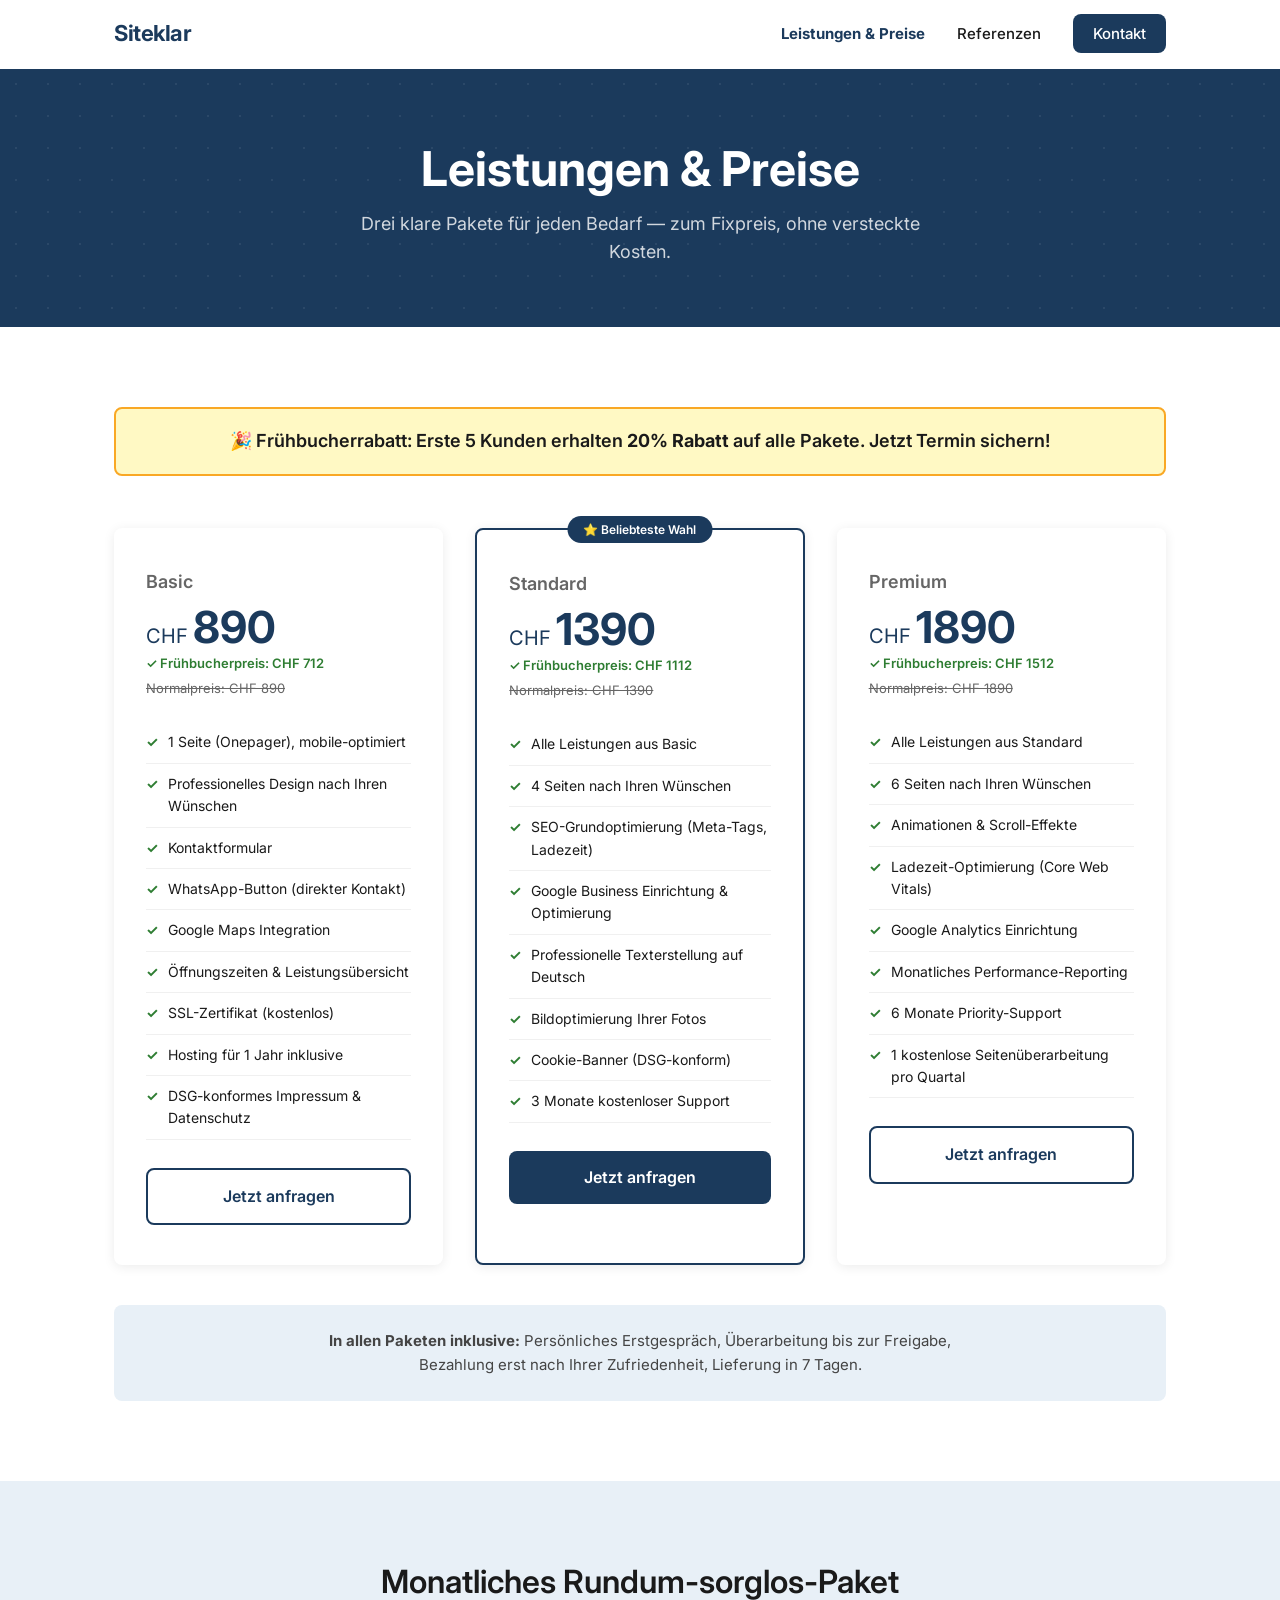
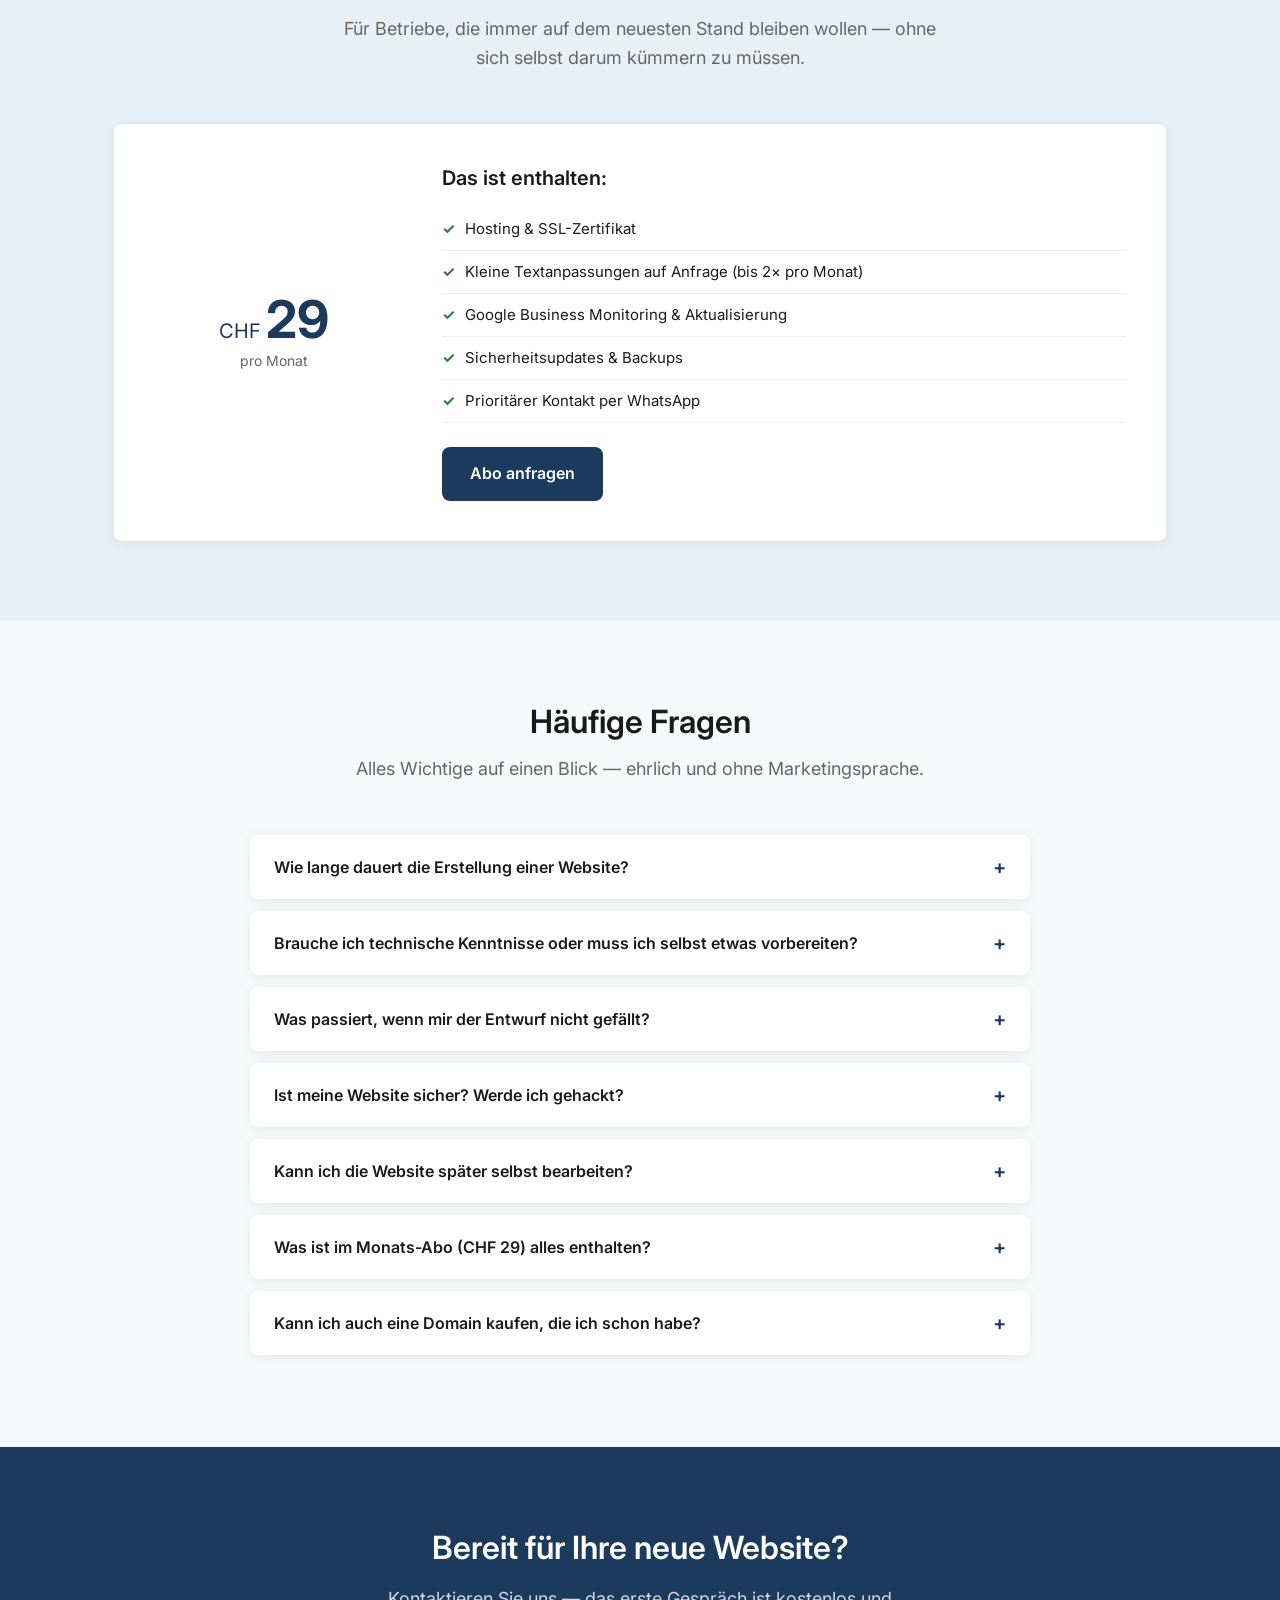
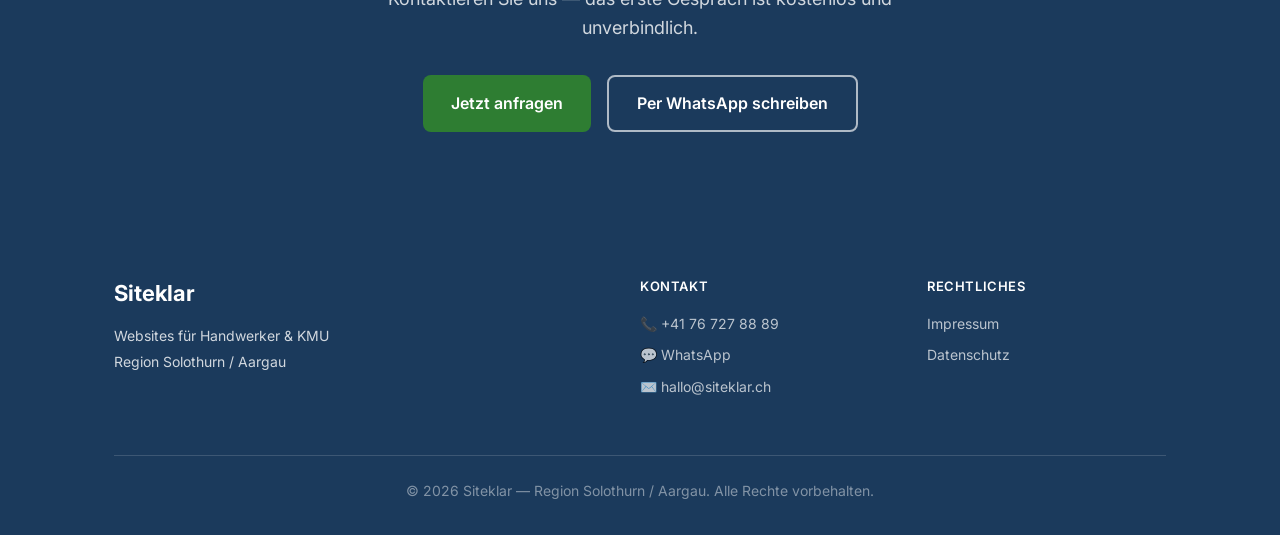
<file: leistungen.html>
<!DOCTYPE html>
<html lang="de">
<head>
  <meta charset="UTF-8">
  <meta name="viewport" content="width=device-width, initial-scale=1.0">
  <title>Leistungen & Preise — Siteklar | Websites für Handwerker</title>
  <meta name="description" content="Website-Pakete für Handwerker und KMU: Basic CHF 890, Standard CHF 1390, Premium CHF 1890. Fixpreise, keine Überraschungen. Monatliches Abo ab CHF 29.">
  <link rel="preconnect" href="https://fonts.googleapis.com">
  <link rel="preconnect" href="https://fonts.gstatic.com" crossorigin>
  <link href="https://fonts.googleapis.com/css2?family=Inter:wght@400;500;600;700&display=swap" rel="stylesheet">
  <link rel="stylesheet" href="style.css">
</head>
<body>

  <!-- NAVIGATION -->
  <nav id="navbar">
    <div class="nav-container">
      <a href="index.html" class="nav-logo">Siteklar</a>
      <button class="hamburger" id="hamburger" aria-label="Menü öffnen">
        <span></span><span></span><span></span>
      </button>
      <ul class="nav-links" id="nav-links">
        <li><a href="leistungen.html">Leistungen & Preise</a></li>
        <li><a href="referenzen.html">Referenzen</a></li>
        <li><a href="kontakt.html" class="nav-cta">Kontakt</a></li>
      </ul>
    </div>
  </nav>

  <!-- PAGE HERO -->
  <section class="page-hero">
    <div class="container">
      <h1>Leistungen &amp; Preise</h1>
      <p>Drei klare Pakete für jeden Bedarf — zum Fixpreis, ohne versteckte Kosten.</p>
    </div>
  </section>

  <!-- PACKAGES -->
  <section class="packages">
    <div class="container">

      <!-- Frühbucherrabatt-Banner -->
      <div class="discount-banner">
        🎉 Frühbucherrabatt: Erste 5 Kunden erhalten <strong>20% Rabatt</strong> auf alle Pakete. Jetzt Termin sichern!
      </div>

      <div class="packages-grid">

        <!-- BASIC -->
        <div class="card package-card">
          <p class="package-name">Basic</p>
          <p class="package-amount"><span>CHF </span>890</p>
          <p class="package-early">✓ Frühbucherpreis: CHF 712</p>
          <p class="package-orig">Normalpreis: CHF 890</p>
          <ul class="package-features">
            <li>1 Seite (Onepager), mobile-optimiert</li>
            <li>Professionelles Design nach Ihren Wünschen</li>
            <li>Kontaktformular</li>
            <li>WhatsApp-Button (direkter Kontakt)</li>
            <li>Google Maps Integration</li>
            <li>Öffnungszeiten &amp; Leistungsübersicht</li>
            <li>SSL-Zertifikat (kostenlos)</li>
            <li>Hosting für 1 Jahr inklusive</li>
            <li>DSG-konformes Impressum &amp; Datenschutz</li>
          </ul>
          <a href="kontakt.html" class="btn btn-dark-outline btn-full">Jetzt anfragen</a>
        </div>

        <!-- STANDARD -->
        <div class="card package-card featured">
          <span class="featured-badge">⭐ Beliebteste Wahl</span>
          <p class="package-name">Standard</p>
          <p class="package-amount"><span>CHF </span>1390</p>
          <p class="package-early">✓ Frühbucherpreis: CHF 1112</p>
          <p class="package-orig">Normalpreis: CHF 1390</p>
          <ul class="package-features">
            <li>Alle Leistungen aus Basic</li>
            <li>4 Seiten nach Ihren Wünschen</li>
            <li>SEO-Grundoptimierung (Meta-Tags, Ladezeit)</li>
            <li>Google Business Einrichtung &amp; Optimierung</li>
            <li>Professionelle Texterstellung auf Deutsch</li>
            <li>Bildoptimierung Ihrer Fotos</li>
            <li>Cookie-Banner (DSG-konform)</li>
            <li>3 Monate kostenloser Support</li>
          </ul>
          <a href="kontakt.html" class="btn btn-dark btn-full">Jetzt anfragen</a>
        </div>

        <!-- PREMIUM -->
        <div class="card package-card">
          <p class="package-name">Premium</p>
          <p class="package-amount"><span>CHF </span>1890</p>
          <p class="package-early">✓ Frühbucherpreis: CHF 1512</p>
          <p class="package-orig">Normalpreis: CHF 1890</p>
          <ul class="package-features">
            <li>Alle Leistungen aus Standard</li>
            <li>6 Seiten nach Ihren Wünschen</li>
            <li>Animationen &amp; Scroll-Effekte</li>
            <li>Ladezeit-Optimierung (Core Web Vitals)</li>
            <li>Google Analytics Einrichtung</li>
            <li>Monatliches Performance-Reporting</li>
            <li>6 Monate Priority-Support</li>
            <li>1 kostenlose Seitenüberarbeitung pro Quartal</li>
          </ul>
          <a href="kontakt.html" class="btn btn-dark-outline btn-full">Jetzt anfragen</a>
        </div>

      </div>

      <!-- Included always note -->
      <div style="text-align:center; margin-top:40px; padding:24px; background:var(--accent); border-radius:var(--radius);">
        <p style="font-size:15px; color:#444; max-width:640px; margin:0 auto;">
          <strong>In allen Paketen inklusive:</strong> Persönliches Erstgespräch, Überarbeitung bis zur Freigabe, Bezahlung erst nach Ihrer Zufriedenheit, Lieferung in 7 Tagen.
        </p>
      </div>
    </div>
  </section>

  <!-- ABO -->
  <section class="abo">
    <div class="container">
      <h2 class="section-title">Monatliches Rundum-sorglos-Paket</h2>
      <p class="section-subtitle">Für Betriebe, die immer auf dem neuesten Stand bleiben wollen — ohne sich selbst darum kümmern zu müssen.</p>

      <div class="abo-inner">
        <div class="abo-price">
          <div class="abo-amount"><span>CHF </span>29</div>
          <div class="abo-monat">pro Monat</div>
        </div>
        <div class="abo-features">
          <h3>Das ist enthalten:</h3>
          <ul>
            <li>Hosting &amp; SSL-Zertifikat</li>
            <li>Kleine Textanpassungen auf Anfrage (bis 2× pro Monat)</li>
            <li>Google Business Monitoring &amp; Aktualisierung</li>
            <li>Sicherheitsupdates &amp; Backups</li>
            <li>Prioritärer Kontakt per WhatsApp</li>
          </ul>
          <div style="margin-top:24px">
            <a href="kontakt.html" class="btn btn-dark">Abo anfragen</a>
          </div>
        </div>
      </div>
    </div>
  </section>

  <!-- FAQ -->
  <section class="faq">
    <div class="container">
      <h2 class="section-title">Häufige Fragen</h2>
      <p class="section-subtitle">Alles Wichtige auf einen Blick — ehrlich und ohne Marketingsprache.</p>

      <div class="faq-list">

        <div class="faq-item">
          <button class="faq-question">
            Wie lange dauert die Erstellung einer Website?
            <span class="faq-icon">+</span>
          </button>
          <div class="faq-answer">
            <p>In der Regel sind wir in <strong>7 Tagen ab Erstgespräch online</strong>. Tag 1–2: Gespräch und Briefing. Tag 3–4: Erster Entwurf. Tag 5–6: Anpassungen nach Ihrem Feedback. Tag 7: Live-Schaltung. Wenn Sie schnell Texte und Fotos liefern, halten wir diesen Zeitplan verlässlich ein.</p>
          </div>
        </div>

        <div class="faq-item">
          <button class="faq-question">
            Brauche ich technische Kenntnisse oder muss ich selbst etwas vorbereiten?
            <span class="faq-icon">+</span>
          </button>
          <div class="faq-answer">
            <p>Nein, gar nicht. Sie müssen sich um nichts kümmern. Wenn Sie Fotos und grobe Informationen zu Ihrem Betrieb haben — gut. Falls nicht, helfen wir Ihnen dabei. Wir kümmern uns um Domain, Hosting, technisches Setup und alles Weitere. Sie können einfach weitermachen mit dem, was Sie täglich tun.</p>
          </div>
        </div>

        <div class="faq-item">
          <button class="faq-question">
            Was passiert, wenn mir der Entwurf nicht gefällt?
            <span class="faq-icon">+</span>
          </button>
          <div class="faq-answer">
            <p>Kein Problem — das gehört dazu. Wir arbeiten solange, bis Sie wirklich zufrieden sind. Die Überarbeitungsrunden sind im Preis enthalten. Und ganz wichtig: <strong>Bezahlung erst nach Ihrer Freigabe.</strong> Sie zahlen nicht für etwas, das Sie nicht überzeugt.</p>
          </div>
        </div>

        <div class="faq-item">
          <button class="faq-question">
            Ist meine Website sicher? Werde ich gehackt?
            <span class="faq-icon">+</span>
          </button>
          <div class="faq-answer">
            <p>Wir bauen <strong>statische Websites</strong> — kein WordPress, kein CMS, kein Login-Bereich. Statische Seiten können nicht «gehackt» werden wie herkömmliche Content-Systeme, weil es keine Datenbank und keine Server-Logik gibt, die angegriffen werden könnte. Dazu kommt ein kostenloses SSL-Zertifikat für verschlüsselte Verbindungen.</p>
          </div>
        </div>

        <div class="faq-item">
          <button class="faq-question">
            Kann ich die Website später selbst bearbeiten?
            <span class="faq-icon">+</span>
          </button>
          <div class="faq-answer">
            <p>Sie müssen das gar nicht selbst machen. Schreiben Sie uns einfach per WhatsApp: «Neue Telefonnummer», «Öffnungszeiten geändert», «Foto ersetzen» — wir erledigen das für Sie. Kleine Anpassungen sind im Abo enthalten, grössere Umbauten berechnen wir transparent nach Aufwand.</p>
          </div>
        </div>

        <div class="faq-item">
          <button class="faq-question">
            Was ist im Monats-Abo (CHF 29) alles enthalten?
            <span class="faq-icon">+</span>
          </button>
          <div class="faq-answer">
            <p>Das Abo umfasst: Hosting &amp; SSL-Zertifikat, bis zu 2 kleine Textanpassungen pro Monat per WhatsApp, Google Business Monitoring (Bewertungen, Öffnungszeiten), Sicherheits-Updates und Backups sowie prioritären Kontakt. Sie können es monatlich kündigen — ohne Vertragsbindung.</p>
          </div>
        </div>

        <div class="faq-item">
          <button class="faq-question">
            Kann ich auch eine Domain kaufen, die ich schon habe?
            <span class="faq-icon">+</span>
          </button>
          <div class="faq-answer">
            <p>Ja, selbstverständlich. Wenn Sie bereits eine Domain haben (z.B. bei Switch oder einem anderen Anbieter), können wir diese kostenlos übernehmen und auf Ihre neue Website verweisen. Falls Sie noch keine Domain haben, registrieren wir diese für Sie — .ch-Domains sind inklusive im ersten Jahr.</p>
          </div>
        </div>

      </div>
    </div>
  </section>

  <!-- CTA SECTION -->
  <section style="background:var(--primary); padding:80px 0; text-align:center; color:white;">
    <div class="container">
      <h2 style="color:white; margin-bottom:16px;">Bereit für Ihre neue Website?</h2>
      <p style="color:rgba(255,255,255,0.8); font-size:18px; margin-bottom:32px; max-width:560px; margin-left:auto; margin-right:auto;">Kontaktieren Sie uns — das erste Gespräch ist kostenlos und unverbindlich.</p>
      <div style="display:flex; gap:16px; justify-content:center; flex-wrap:wrap;">
        <a href="kontakt.html" class="btn btn-primary">Jetzt anfragen</a>
        <!-- PLATZHALTER: WhatsApp-Nummer ersetzen -->
        <a href="https://wa.me/41764750575" class="btn btn-outline">Per WhatsApp schreiben</a>
      </div>
    </div>
  </section>

  <!-- FOOTER -->
  <footer>
    <div class="container">
      <div class="footer-top">
        <div class="footer-brand">
          <a href="index.html" class="footer-logo">Siteklar</a>
          <p>Websites für Handwerker &amp; KMU<br>Region Solothurn / Aargau</p>
        </div>
        <div class="footer-col">
          <h4>Kontakt</h4>
          <a href="tel:+41767278889">📞 +41 76 727 88 89</a>
          <a href="https://wa.me/41764750575">💬 WhatsApp</a>
          <a href="mailto:hallo@siteklar.ch">✉️ hallo@siteklar.ch</a>
        </div>
        <div class="footer-col">
          <h4>Rechtliches</h4>
          <a href="impressum.html">Impressum</a>
          <a href="datenschutz.html">Datenschutz</a>
        </div>
      </div>
      <div class="footer-bottom">
        <p>&copy; 2026 Siteklar &mdash; Region Solothurn / Aargau. Alle Rechte vorbehalten.</p>
      </div>
    </div>
  </footer>

  <button class="scroll-top" id="scrollTop" aria-label="Nach oben scrollen">&#8679;</button>
  <script src="script.js"></script>
</body>
</html>
</file>
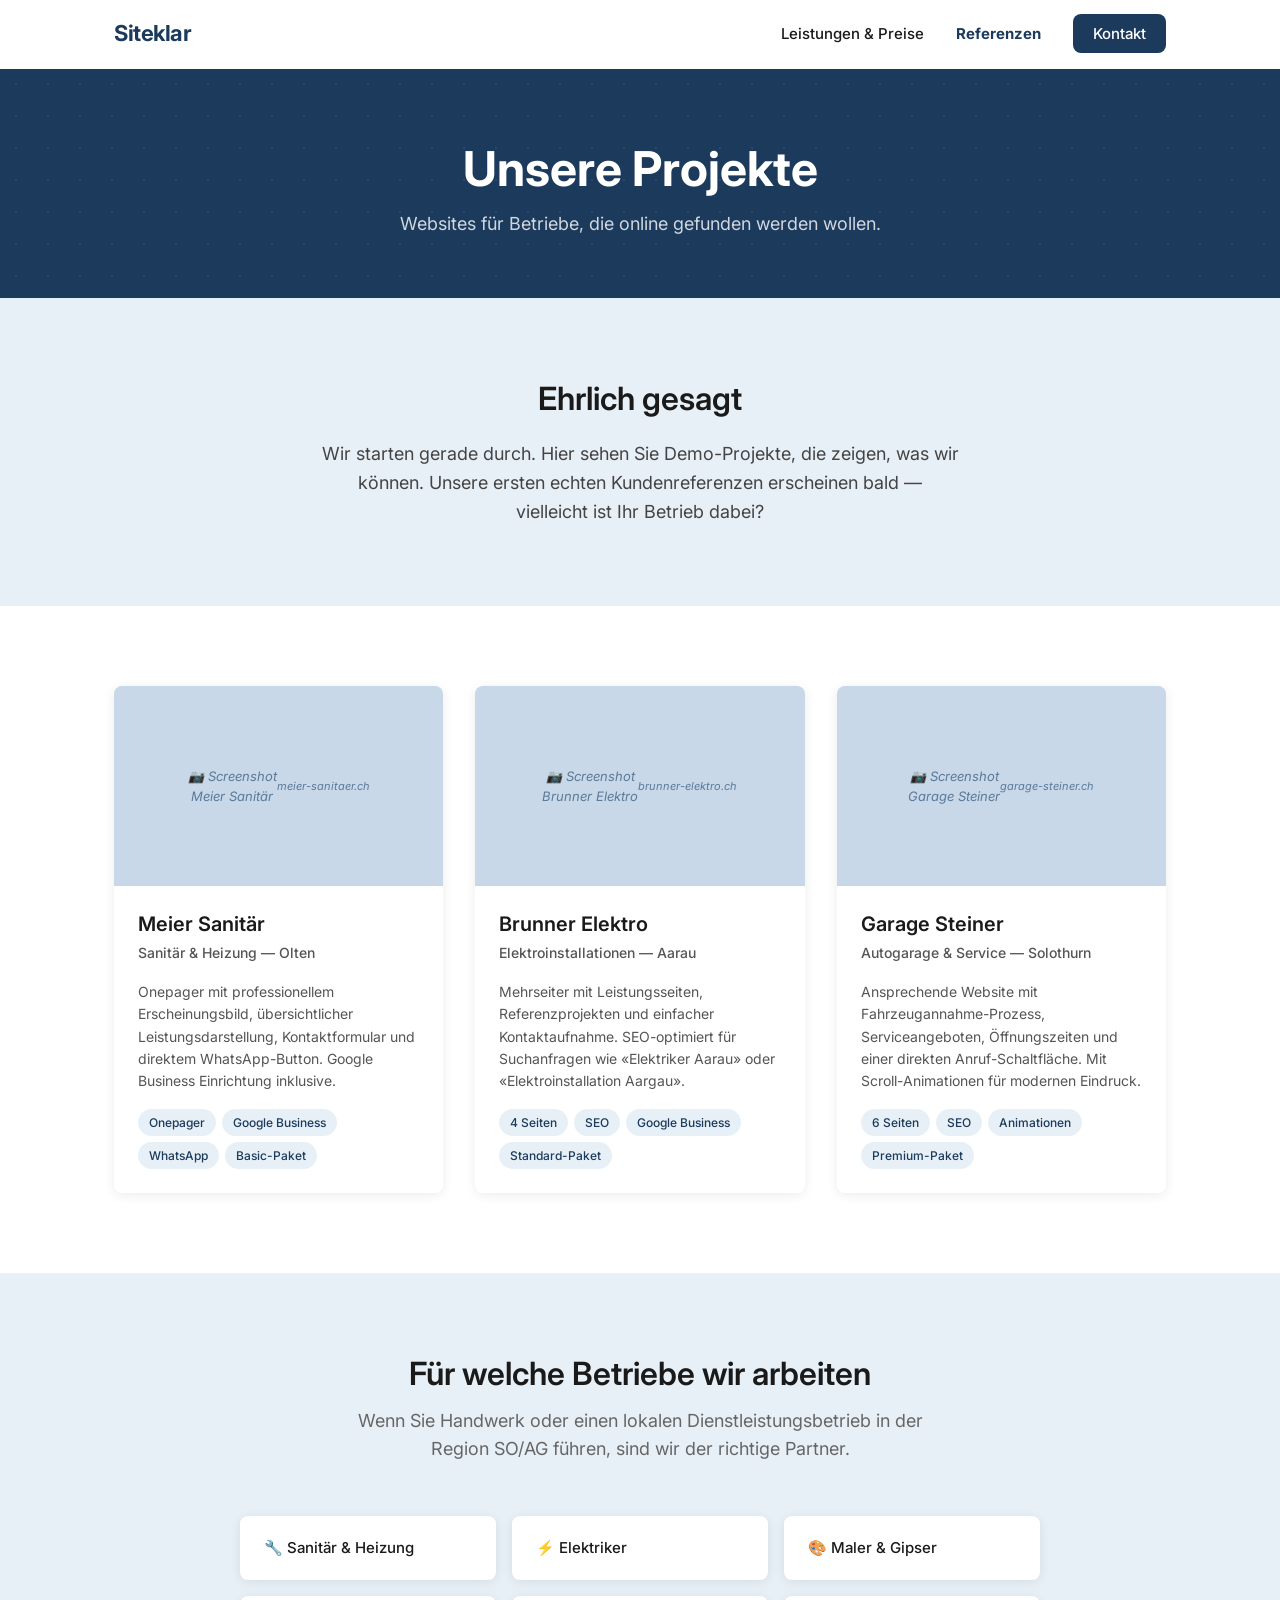
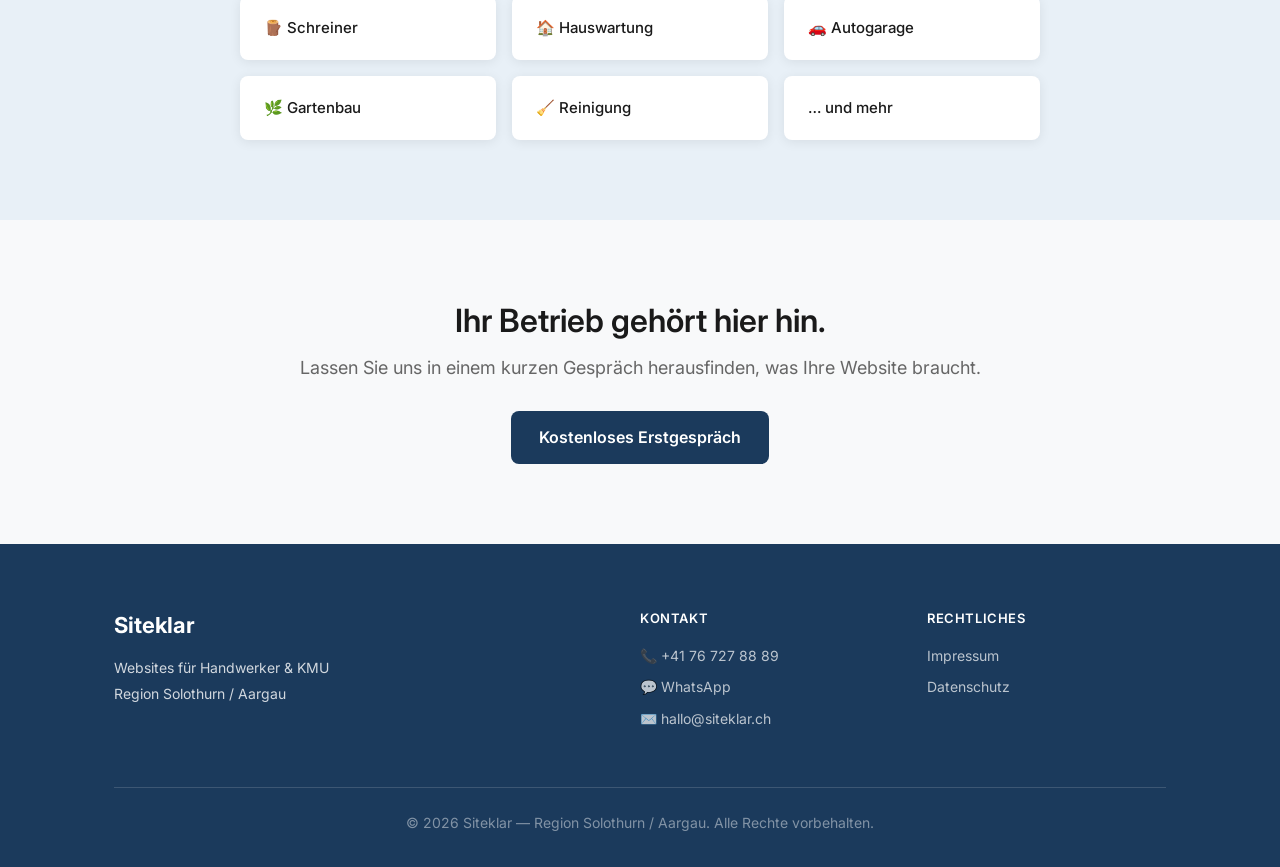
<file: referenzen.html>
<!DOCTYPE html>
<html lang="de">
<head>
  <meta charset="UTF-8">
  <meta name="viewport" content="width=device-width, initial-scale=1.0">
  <title>Referenzen — Siteklar | Website-Agentur Solothurn Aargau</title>
  <meta name="description" content="Unsere Website-Projekte für Handwerker und KMU in der Region Solothurn und Aargau. Sanitär, Elektro, Garagen, Reinigung und mehr.">
  <link rel="preconnect" href="https://fonts.googleapis.com">
  <link rel="preconnect" href="https://fonts.gstatic.com" crossorigin>
  <link href="https://fonts.googleapis.com/css2?family=Inter:wght@400;500;600;700&display=swap" rel="stylesheet">
  <link rel="stylesheet" href="style.css">
</head>
<body>

  <!-- NAVIGATION -->
  <nav id="navbar">
    <div class="nav-container">
      <a href="index.html" class="nav-logo">Siteklar</a>
      <button class="hamburger" id="hamburger" aria-label="Menü öffnen">
        <span></span><span></span><span></span>
      </button>
      <ul class="nav-links" id="nav-links">
        <li><a href="leistungen.html">Leistungen & Preise</a></li>
        <li><a href="referenzen.html">Referenzen</a></li>
        <li><a href="kontakt.html" class="nav-cta">Kontakt</a></li>
      </ul>
    </div>
  </nav>

  <!-- PAGE HERO -->
  <section class="page-hero">
    <div class="container">
      <h1>Unsere Projekte</h1>
      <p>Websites für Betriebe, die online gefunden werden wollen.</p>
    </div>
  </section>

  <!-- INTRO -->
  <section class="refs-intro">
    <div class="container">
      <h2 class="section-title">Ehrlich gesagt</h2>
      <p>Wir starten gerade durch. Hier sehen Sie Demo-Projekte, die zeigen, was wir können. Unsere ersten echten Kundenreferenzen erscheinen bald — vielleicht ist Ihr Betrieb dabei?</p>
    </div>
  </section>

  <!-- PROJECTS GRID -->
  <section class="refs">
    <div class="container">
      <div class="refs-grid">

        <!-- Project 1 -->
        <div class="ref-card">
          <!-- PLATZHALTER: Screenshot der Website einfügen -->
          <div class="ref-thumb">
            📷 Screenshot<br>Meier Sanitär<br><span style="font-size:11px">meier-sanitaer.ch</span>
          </div>
          <div class="ref-body">
            <h3>Meier Sanitär</h3>
            <p class="ref-type">Sanitär &amp; Heizung — Olten</p>
            <p>Onepager mit professionellem Erscheinungsbild, übersichtlicher Leistungsdarstellung, Kontaktformular und direktem WhatsApp-Button. Google Business Einrichtung inklusive.</p>
            <div class="ref-tags">
              <span class="tag">Onepager</span>
              <span class="tag">Google Business</span>
              <span class="tag">WhatsApp</span>
              <span class="tag">Basic-Paket</span>
            </div>
          </div>
        </div>

        <!-- Project 2 -->
        <div class="ref-card">
          <!-- PLATZHALTER: Screenshot der Website einfügen -->
          <div class="ref-thumb">
            📷 Screenshot<br>Brunner Elektro<br><span style="font-size:11px">brunner-elektro.ch</span>
          </div>
          <div class="ref-body">
            <h3>Brunner Elektro</h3>
            <p class="ref-type">Elektroinstallationen — Aarau</p>
            <p>Mehrseiter mit Leistungsseiten, Referenzprojekten und einfacher Kontaktaufnahme. SEO-optimiert für Suchanfragen wie «Elektriker Aarau» oder «Elektroinstallation Aargau».</p>
            <div class="ref-tags">
              <span class="tag">4 Seiten</span>
              <span class="tag">SEO</span>
              <span class="tag">Google Business</span>
              <span class="tag">Standard-Paket</span>
            </div>
          </div>
        </div>

        <!-- Project 3 -->
        <div class="ref-card">
          <!-- PLATZHALTER: Screenshot der Website einfügen -->
          <div class="ref-thumb">
            📷 Screenshot<br>Garage Steiner<br><span style="font-size:11px">garage-steiner.ch</span>
          </div>
          <div class="ref-body">
            <h3>Garage Steiner</h3>
            <p class="ref-type">Autogarage &amp; Service — Solothurn</p>
            <p>Ansprechende Website mit Fahrzeugannahme-Prozess, Serviceangeboten, Öffnungszeiten und einer direkten Anruf-Schaltfläche. Mit Scroll-Animationen für modernen Eindruck.</p>
            <div class="ref-tags">
              <span class="tag">6 Seiten</span>
              <span class="tag">SEO</span>
              <span class="tag">Animationen</span>
              <span class="tag">Premium-Paket</span>
            </div>
          </div>
        </div>

      </div>
    </div>
  </section>

  <!-- WHAT WE BUILD FOR -->
  <section style="background:var(--accent); padding:80px 0;">
    <div class="container">
      <h2 class="section-title">Für welche Betriebe wir arbeiten</h2>
      <p class="section-subtitle">Wenn Sie Handwerk oder einen lokalen Dienstleistungsbetrieb in der Region SO/AG führen, sind wir der richtige Partner.</p>

      <div style="display:grid; grid-template-columns: repeat(3, 1fr); gap:16px; max-width:800px; margin:0 auto;">
        <div style="background:white; border-radius:var(--radius); padding:20px 24px; box-shadow:var(--shadow); font-size:15px; font-weight:500;">🔧 Sanitär &amp; Heizung</div>
        <div style="background:white; border-radius:var(--radius); padding:20px 24px; box-shadow:var(--shadow); font-size:15px; font-weight:500;">⚡ Elektriker</div>
        <div style="background:white; border-radius:var(--radius); padding:20px 24px; box-shadow:var(--shadow); font-size:15px; font-weight:500;">🎨 Maler &amp; Gipser</div>
        <div style="background:white; border-radius:var(--radius); padding:20px 24px; box-shadow:var(--shadow); font-size:15px; font-weight:500;">🪵 Schreiner</div>
        <div style="background:white; border-radius:var(--radius); padding:20px 24px; box-shadow:var(--shadow); font-size:15px; font-weight:500;">🏠 Hauswartung</div>
        <div style="background:white; border-radius:var(--radius); padding:20px 24px; box-shadow:var(--shadow); font-size:15px; font-weight:500;">🚗 Autogarage</div>
        <div style="background:white; border-radius:var(--radius); padding:20px 24px; box-shadow:var(--shadow); font-size:15px; font-weight:500;">🌿 Gartenbau</div>
        <div style="background:white; border-radius:var(--radius); padding:20px 24px; box-shadow:var(--shadow); font-size:15px; font-weight:500;">🧹 Reinigung</div>
        <div style="background:white; border-radius:var(--radius); padding:20px 24px; box-shadow:var(--shadow); font-size:15px; font-weight:500;">… und mehr</div>
      </div>
    </div>
  </section>

  <!-- REFS CTA -->
  <section class="refs-cta">
    <div class="container">
      <h2>Ihr Betrieb gehört hier hin.</h2>
      <p>Lassen Sie uns in einem kurzen Gespräch herausfinden, was Ihre Website braucht.</p>
      <a href="kontakt.html" class="btn btn-dark">Kostenloses Erstgespräch</a>
    </div>
  </section>

  <!-- FOOTER -->
  <footer>
    <div class="container">
      <div class="footer-top">
        <div class="footer-brand">
          <a href="index.html" class="footer-logo">Siteklar</a>
          <p>Websites für Handwerker &amp; KMU<br>Region Solothurn / Aargau</p>
        </div>
        <div class="footer-col">
          <h4>Kontakt</h4>
          <a href="tel:+41767278889">📞 +41 76 727 88 89</a>
          <a href="https://wa.me/41764750575">💬 WhatsApp</a>
          <a href="mailto:hallo@siteklar.ch">✉️ hallo@siteklar.ch</a>
        </div>
        <div class="footer-col">
          <h4>Rechtliches</h4>
          <a href="impressum.html">Impressum</a>
          <a href="datenschutz.html">Datenschutz</a>
        </div>
      </div>
      <div class="footer-bottom">
        <p>&copy; 2026 Siteklar &mdash; Region Solothurn / Aargau. Alle Rechte vorbehalten.</p>
      </div>
    </div>
  </footer>

  <button class="scroll-top" id="scrollTop" aria-label="Nach oben scrollen">&#8679;</button>
  <script src="script.js"></script>
</body>
</html>
</file>
<file: style.css>
/* ═══════════════════════════════════════════════════════
   SITEKLAR — Stylesheet
   ═══════════════════════════════════════════════════════ */

/* ─── RESET & BASE ─────────────────────────────────── */
*, *::before, *::after { box-sizing: border-box; margin: 0; padding: 0; }

:root {
  --primary:      #1B3A5C;
  --primary-dark: #142d47;
  --accent:       #E8F0F7;
  --cta:          #2E7D32;
  --cta-dark:     #1b5e20;
  --text:         #1A1A1A;
  --text-muted:   #666;
  --white:        #fff;
  --gray-bg:      #F8F9FA;
  --shadow:       0 2px 12px rgba(0,0,0,0.08);
  --shadow-md:    0 4px 20px rgba(0,0,0,0.12);
  --radius:       8px;
  --transition:   0.2s ease;
}

html { scroll-behavior: smooth; }

body {
  font-family: 'Inter', sans-serif;
  color: var(--text);
  font-size: 16px;
  line-height: 1.6;
  overflow-x: hidden;
  padding-top: 68px;
}

img { max-width: 100%; height: auto; display: block; }
a   { color: inherit; text-decoration: none; }
ul  { list-style: none; }

h1 { font-size: clamp(32px, 5vw, 48px);   font-weight: 700; line-height: 1.2; }
h2 { font-size: clamp(24px, 3.5vw, 32px); font-weight: 600; line-height: 1.3; }
h3 { font-size: clamp(18px, 2.5vw, 20px); font-weight: 600; line-height: 1.4; }

.container { max-width: 1100px; margin: 0 auto; padding: 0 24px; }

section { padding: 80px 0; }

.section-title    { text-align: center; margin-bottom: 12px; }
.section-subtitle {
  text-align: center; color: var(--text-muted); font-size: 18px;
  max-width: 620px; margin: 0 auto 52px;
}

/* ─── NAVIGATION ─────────────────────────────────── */
#navbar {
  position: fixed;
  top: 0; left: 0; right: 0;
  background: var(--white);
  z-index: 1000;
  border-bottom: 1px solid transparent;
  transition: border-color var(--transition), box-shadow var(--transition);
}
#navbar.scrolled {
  border-bottom-color: #e5e7eb;
  box-shadow: var(--shadow);
}

.nav-container {
  max-width: 1100px; margin: 0 auto;
  padding: 0 24px; height: 68px;
  display: flex; align-items: center; justify-content: space-between;
  position: relative;
}

.nav-logo {
  font-size: 22px; font-weight: 700;
  color: var(--primary); letter-spacing: -0.5px;
}

.nav-links {
  display: flex; align-items: center; gap: 32px;
}
.nav-links a {
  font-size: 15px; font-weight: 500; color: var(--text);
  transition: color var(--transition);
}
.nav-links a:hover { color: var(--primary); }

.nav-links .nav-cta {
  background: var(--primary); color: var(--white) !important;
  padding: 10px 20px; border-radius: var(--radius);
  transition: background var(--transition);
}
.nav-links .nav-cta:hover { background: var(--primary-dark); }

.hamburger {
  display: none;
  flex-direction: column; gap: 5px;
  background: none; border: none; cursor: pointer; padding: 6px;
}
.hamburger span {
  display: block; width: 24px; height: 2px;
  background: var(--primary);
  transition: all 0.3s ease;
}
.hamburger.active span:nth-child(1) { transform: translateY(7px) rotate(45deg); }
.hamburger.active span:nth-child(2) { opacity: 0; }
.hamburger.active span:nth-child(3) { transform: translateY(-7px) rotate(-45deg); }

/* ─── BUTTONS ─────────────────────────────────── */
.btn {
  display: inline-flex; align-items: center; justify-content: center;
  padding: 14px 28px; border-radius: var(--radius);
  font-family: inherit; font-size: 16px; font-weight: 600;
  cursor: pointer; border: none;
  transition: all var(--transition); text-decoration: none;
}
.btn-primary { background: var(--cta); color: var(--white); }
.btn-primary:hover  { background: var(--cta-dark); transform: translateY(-1px); box-shadow: var(--shadow-md); }

.btn-outline { background: transparent; color: var(--white); border: 2px solid rgba(255,255,255,0.65); }
.btn-outline:hover  { background: rgba(255,255,255,0.1); border-color: white; }

.btn-dark { background: var(--primary); color: var(--white); }
.btn-dark:hover     { background: var(--primary-dark); transform: translateY(-1px); box-shadow: var(--shadow-md); }

.btn-dark-outline { background: transparent; color: var(--primary); border: 2px solid var(--primary); }
.btn-dark-outline:hover { background: var(--primary); color: white; }

.btn-green { background: #25D366; color: white; }
.btn-green:hover { background: #128C7E; transform: translateY(-2px); }

.btn-full { width: 100%; }

/* ─── HERO ─────────────────────────────────── */
.hero {
  background: linear-gradient(135deg, #4A90D9 0%, #1B3A5C 30%, #2D1B69 60%, #1a4a8a 100%);
  background-size: 300% 300%;
  animation: heroGradient 8s ease infinite;
  padding: 100px 0 90px;
  color: var(--white);
  text-align: center;
}
@keyframes heroGradient {
  0%   { background-position: 0% 50%; }
  50%  { background-position: 100% 50%; }
  100% { background-position: 0% 50%; }
}
.hero h1      { color: var(--white); margin-bottom: 20px; animation: heroFadeSlide 0.6s ease-out 0.2s both; }
.hero p       { font-size: 19px; color: rgba(255,255,255,0.85); max-width: 600px; margin: 0 auto 36px; animation: heroFadeSlide 0.6s ease-out 0.5s both; }
.hero-buttons { display: flex; gap: 16px; justify-content: center; flex-wrap: wrap; animation: heroFadeSlide 0.6s ease-out 0.8s both; }

/* ─── HERO ANIMATION ─────────────────────────────────── */
@keyframes heroFadeSlide {
  from { opacity: 0; transform: translateY(-20px); }
  to   { opacity: 1; transform: translateY(0); }
}

/* ─── TRUST BAR ─────────────────────────────────── */
.trust-bar {
  background: var(--white);
  padding: 36px 0;
  border-bottom: 1px solid #eee;
}
.trust-items {
  display: flex; justify-content: center;
  gap: 48px; flex-wrap: wrap;
}
.trust-item {
  display: flex; align-items: center; gap: 12px;
  font-weight: 600; font-size: 15px;
}
.trust-icon { font-size: 28px; }

/* ─── ABOUT ─────────────────────────────────── */
.about { background: var(--accent); }
.about-inner {
  display: grid; grid-template-columns: 1fr 1fr;
  gap: 64px; align-items: center;
}
.about-photo {
  background: #c8d8e8;
  border-radius: var(--radius);
  aspect-ratio: 4 / 3;
  display: flex; align-items: center; justify-content: center;
  color: #5a7a99; font-size: 14px; text-align: center;
  padding: 32px; line-height: 1.8; font-style: italic;
  animation: aboutSlideLeft 0.7s ease-out 1.1s both;
}
.about-label {
  display: inline-block;
  font-size: 11px; font-weight: 700;
  letter-spacing: 2.5px; text-transform: uppercase;
  color: var(--primary); opacity: 0.6;
  margin-bottom: 16px;
}
.about-text  { animation: aboutSlideRight 0.7s ease-out 1.1s both; }
.about-text p { color: #444; margin-bottom: 14px; }
.about-quote {
  border-left: 3px solid var(--primary);
  padding: 4px 0 4px 18px;
  margin: 8px 0 28px;
  font-style: italic; font-size: 17px;
  color: var(--primary); line-height: 1.6;
}

@keyframes aboutSlideLeft {
  from { opacity: 0; transform: translateX(-40px); }
  to   { opacity: 1; transform: translateX(0); }
}
@keyframes aboutSlideRight {
  from { opacity: 0; transform: translateX(40px); }
  to   { opacity: 1; transform: translateX(0); }
}

/* ─── PROCESS ─────────────────────────────────── */
.process { background: var(--white); }
.process-steps {
  display: grid; grid-template-columns: repeat(4, 1fr);
  gap: 24px; position: relative;
}
.process-steps::before {
  content: '';
  position: absolute; top: 28px;
  left: calc(12.5% + 12px); right: calc(12.5% + 12px);
  height: 2px; background: #dde4ec; z-index: 0;
}
.step { text-align: center; position: relative; z-index: 1; }
.step-num {
  width: 56px; height: 56px; border-radius: 50%;
  background: var(--primary); color: white;
  display: flex; align-items: center; justify-content: center;
  font-size: 20px; font-weight: 700;
  margin: 0 auto 16px;
}
.step-icon { font-size: 22px; margin-bottom: 8px; }
.step h3   { margin-bottom: 8px; font-size: 17px; }
.step p    { font-size: 14px; color: #555; }
.step-content { flex: 1; }

/* ─── CARDS (shared) ─────────────────────────────────── */
.card {
  background: white;
  border-radius: var(--radius);
  box-shadow: var(--shadow);
  padding: 32px;
  transition: transform var(--transition), box-shadow var(--transition);
}
.card:hover { transform: translateY(-4px); box-shadow: var(--shadow-md); }

/* ─── PRICES PREVIEW (index) ─────────────────────────────────── */
.prices { background: var(--gray-bg); }
.price-cards {
  display: grid; grid-template-columns: repeat(3, 1fr);
  gap: 24px;
}
.price-card { text-align: center; }
.price-card.featured { border: 2px solid var(--primary); position: relative; }

.featured-badge {
  position: absolute; top: -14px; left: 50%; transform: translateX(-50%);
  background: var(--primary); color: white;
  padding: 4px 16px; border-radius: 20px;
  font-size: 12px; font-weight: 600; white-space: nowrap;
}
.price-name   { font-size: 17px; font-weight: 600; color: var(--text-muted); margin-bottom: 8px; }
.price-amount { font-size: 42px; font-weight: 700; color: var(--primary); margin-bottom: 4px; line-height: 1; }
.price-amount span { font-size: 20px; font-weight: 400; }
.price-original { font-size: 13px; color: var(--text-muted); text-decoration: line-through; margin-bottom: 24px; }
.price-features { text-align: left; margin-bottom: 28px; }
.price-features li { padding: 6px 0; font-size: 14px; display: flex; gap: 8px; }
.price-features li::before { content: '✓'; color: var(--cta); font-weight: 700; flex-shrink: 0; }
.prices-cta { text-align: center; margin-top: 40px; }

/* ─── SOCIAL PROOF ─────────────────────────────────── */
.social-proof { background: white; }
.proof-placeholder {
  background: var(--accent);
  border: 2px dashed #b0c8dc;
  border-radius: var(--radius);
  padding: 60px 32px; text-align: center;
}
.proof-placeholder .stars { font-size: 28px; margin-bottom: 16px; }
.proof-placeholder blockquote {
  font-size: 19px; font-style: italic;
  color: var(--primary); margin-bottom: 24px; font-weight: 500;
}

/* ─── PAGE HERO ─────────────────────────────────── */
.page-hero {
  background: var(--primary);
  background-image: radial-gradient(circle, rgba(255,255,255,0.07) 1.5px, transparent 1.5px);
  background-size: 32px 32px;
  padding: 72px 0 60px;
  text-align: center; color: white;
}
.page-hero h1 { color: white; margin-bottom: 12px; }
.page-hero p  { color: rgba(255,255,255,0.8); font-size: 18px; max-width: 600px; margin: 0 auto; }

/* ─── DISCOUNT BANNER ─────────────────────────────────── */
.discount-banner {
  background: #FFF9C4;
  border: 2px solid #F9A825;
  border-radius: var(--radius);
  padding: 18px 32px;
  text-align: center;
  font-size: 18px; font-weight: 600;
  margin-bottom: 52px;
}

/* ─── PACKAGES (leistungen) ─────────────────────────────────── */
.packages { background: white; }
.packages-grid { display: grid; grid-template-columns: repeat(3, 1fr); gap: 32px; }
.package-card { padding: 40px 32px; }
.package-card.featured { border: 2px solid var(--primary); position: relative; }
.package-name   { font-size: 18px; font-weight: 600; color: var(--text-muted); margin-bottom: 8px; }
.package-amount { font-size: 44px; font-weight: 700; color: var(--primary); line-height: 1; margin-bottom: 4px; }
.package-amount span { font-size: 20px; font-weight: 400; }
.package-early  { font-size: 13px; color: var(--cta); font-weight: 600; margin-bottom: 4px; }
.package-orig   { font-size: 13px; color: var(--text-muted); text-decoration: line-through; margin-bottom: 24px; }
.package-features { text-align: left; margin: 0 0 28px; }
.package-features li {
  padding: 9px 0; font-size: 14px;
  display: flex; gap: 10px;
  border-bottom: 1px solid #f0f0f0;
}
.package-features li::before { content: '✓'; color: var(--cta); font-weight: 700; flex-shrink: 0; }
.package-divider { border: none; border-top: 1px solid #eee; margin: 24px 0; }

/* ─── ABO ─────────────────────────────────── */
.abo { background: var(--accent); }
.abo-inner {
  display: grid; grid-template-columns: 240px 1fr;
  gap: 48px; align-items: center;
  background: white; border-radius: var(--radius);
  box-shadow: var(--shadow); padding: 40px;
}
.abo-price { text-align: center; }
.abo-amount { font-size: 52px; font-weight: 700; color: var(--primary); line-height: 1; }
.abo-amount span { font-size: 20px; font-weight: 400; }
.abo-monat { color: var(--text-muted); font-size: 14px; margin-top: 4px; }
.abo-features h3 { margin-bottom: 16px; }
.abo-features li {
  display: flex; gap: 10px; padding: 9px 0;
  border-bottom: 1px solid #e8eff7; font-size: 15px;
}
.abo-features li::before { content: '✓'; color: var(--cta); font-weight: 700; flex-shrink: 0; }

/* ─── FAQ ─────────────────────────────────── */
.faq { background: var(--gray-bg); }
.faq-list { max-width: 780px; margin: 0 auto; }
.faq-item {
  background: white; border-radius: var(--radius);
  box-shadow: var(--shadow); margin-bottom: 12px; overflow: hidden;
}
.faq-question {
  width: 100%; display: flex; justify-content: space-between; align-items: center;
  padding: 20px 24px; background: none; border: none; cursor: pointer;
  font-family: inherit; font-size: 16px; font-weight: 600; text-align: left;
  color: var(--text); transition: background var(--transition);
}
.faq-question:hover { background: var(--accent); }
.faq-icon { font-size: 20px; color: var(--primary); transition: transform 0.3s ease; flex-shrink: 0; margin-left: 16px; }
.faq-item.open .faq-icon { transform: rotate(45deg); }
.faq-answer {
  max-height: 0; overflow: hidden;
  transition: max-height 0.35s ease, padding 0.35s ease;
  padding: 0 24px; color: #444; font-size: 15px;
}
.faq-item.open .faq-answer { padding: 0 24px 20px; }

/* ─── REFERENZEN ─────────────────────────────────── */
.refs-intro { background: var(--accent); text-align: center; }
.refs-intro p { color: #444; font-size: 18px; max-width: 640px; margin: 20px auto 0; }
.refs { background: white; }
.refs-grid { display: grid; grid-template-columns: repeat(3, 1fr); gap: 32px; }
.ref-card { border-radius: var(--radius); box-shadow: var(--shadow); overflow: hidden; transition: transform var(--transition), box-shadow var(--transition); }
.ref-card:hover { transform: translateY(-4px); box-shadow: var(--shadow-md); }
.ref-thumb {
  background: #c8d8e8;
  height: 200px;
  display: flex; align-items: center; justify-content: center;
  color: #5a7a99; font-size: 13px; font-style: italic;
  text-align: center; padding: 20px; line-height: 1.6;
}
.ref-body { padding: 24px; background: white; }
.ref-body h3 { margin-bottom: 4px; }
.ref-type    { color: var(--text-muted); font-size: 13px; margin-bottom: 12px; font-weight: 500; }
.ref-body p  { font-size: 14px; color: #555; margin-bottom: 16px; line-height: 1.6; }
.ref-tags    { display: flex; flex-wrap: wrap; gap: 6px; }
.tag {
  background: var(--accent); color: var(--primary);
  padding: 4px 11px; border-radius: 20px; font-size: 12px; font-weight: 500;
}
.refs-cta { background: var(--gray-bg); text-align: center; }
.refs-cta h2 { margin-bottom: 12px; }
.refs-cta p  { color: var(--text-muted); margin-bottom: 28px; font-size: 18px; }

/* ─── KONTAKT ─────────────────────────────────── */
.contact-section { background: white; }
.contact-grid    { display: grid; grid-template-columns: 1fr 1fr; gap: 64px; }

.form-group { margin-bottom: 20px; }
.form-group label { display: block; font-weight: 500; margin-bottom: 6px; font-size: 14px; }
.form-group input,
.form-group select,
.form-group textarea {
  width: 100%; padding: 12px 16px;
  border: 1.5px solid #ddd; border-radius: var(--radius);
  font-family: inherit; font-size: 16px; color: var(--text);
  transition: border-color var(--transition); background: white;
}
.form-group input:focus,
.form-group select:focus,
.form-group textarea:focus { outline: none; border-color: var(--primary); }
.form-group textarea { resize: vertical; min-height: 120px; }
.form-success { display: none; background: #e8f5e9; border: 1px solid #a5d6a7; border-radius: var(--radius); padding: 20px 24px; color: #1b5e20; font-weight: 500; margin-top: 16px; }
.form-success.visible { display: block; }

.contact-info h2 { margin-bottom: 28px; }
.contact-method  { display: flex; gap: 16px; align-items: flex-start; margin-bottom: 28px; }
.contact-method-icon { font-size: 28px; flex-shrink: 0; line-height: 1; }
.contact-method h3  { font-size: 16px; margin-bottom: 4px; }
.contact-method p,
.contact-method a   { color: var(--text-muted); font-size: 15px; }
.contact-method a:hover { color: var(--primary); text-decoration: underline; }

.whatsapp-btn {
  display: flex; align-items: center; gap: 12px;
  background: #25D366; color: white;
  padding: 16px 24px; border-radius: var(--radius);
  font-size: 16px; font-weight: 600;
  margin-bottom: 24px; width: 100%;
  transition: background var(--transition), transform var(--transition);
}
.whatsapp-btn:hover { background: #128C7E; transform: translateY(-2px); }
.whatsapp-btn .wa-icon { font-size: 24px; }

.maps-placeholder {
  background: #e8eff5;
  border-radius: var(--radius);
  height: 200px;
  display: flex; align-items: center; justify-content: center;
  color: #5a7a99; font-size: 14px; text-align: center; padding: 24px;
  margin-top: 24px; flex-direction: column; gap: 8px;
}

/* ─── LEGAL (impressum / datenschutz) ─────────────────────────────────── */
.legal-content { background: white; }
.legal-content .container { max-width: 820px; }
.legal-content h2   { margin: 40px 0 12px; font-size: 20px; color: var(--primary); }
.legal-content h3   { margin: 24px 0 8px;  font-size: 17px; }
.legal-content p    { margin-bottom: 12px; color: #333; }
.legal-content ul   { margin: 0 0 12px 20px; list-style: disc; }
.legal-content ul li { margin-bottom: 6px; color: #333; }
.legal-content a    { color: var(--primary); text-decoration: underline; }

/* ─── FOOTER ─────────────────────────────────── */
footer {
  background: var(--primary);
  color: rgba(255,255,255,0.8);
  padding: 64px 0 32px;
}
.footer-top {
  display: grid; grid-template-columns: 2fr 1fr 1fr;
  gap: 48px; margin-bottom: 48px;
}
.footer-logo {
  display: inline-block; font-size: 22px; font-weight: 700;
  color: white; margin-bottom: 12px;
}
.footer-brand p  { font-size: 14px; line-height: 1.8; }
.footer-col h4   { color: white; font-size: 13px; font-weight: 600; margin-bottom: 16px; text-transform: uppercase; letter-spacing: 0.6px; }
.footer-col a,
.footer-col p    { display: block; color: rgba(255,255,255,0.7); font-size: 14px; margin-bottom: 9px; transition: color var(--transition); }
.footer-col a:hover { color: white; }
.footer-bottom   { border-top: 1px solid rgba(255,255,255,0.15); padding-top: 24px; text-align: center; font-size: 14px; color: rgba(255,255,255,0.45); }

/* ─── SCROLL TO TOP ─────────────────────────────────── */
.scroll-top {
  position: fixed; bottom: 32px; right: 32px;
  width: 48px; height: 48px;
  background: var(--primary); color: white;
  border: none; border-radius: 50%; cursor: pointer;
  font-size: 22px; display: flex; align-items: center; justify-content: center;
  box-shadow: var(--shadow-md);
  opacity: 0; transform: translateY(20px);
  transition: opacity 0.3s, transform 0.3s;
  z-index: 999; line-height: 1;
}
.scroll-top.visible { opacity: 1; transform: translateY(0); }
.scroll-top:hover   { background: var(--primary-dark); }

/* ─── SCROLL REVEAL ─────────────────────────────────── */
.scroll-reveal {
  opacity: 0;
  transform: translateY(30px);
  transition: opacity 0.5s ease-out, transform 0.5s ease-out;
}
.scroll-reveal.visible {
  opacity: 1;
  transform: translateY(0);
}

/* ─── RESPONSIVE ─────────────────────────────────── */
@media (max-width: 900px) {
  .packages-grid { grid-template-columns: 1fr; max-width: 500px; margin: 0 auto; }
  .refs-grid     { grid-template-columns: 1fr 1fr; }
  .abo-inner     { grid-template-columns: 1fr; }
  .abo-price     { border-bottom: 1px solid #e8eff7; padding-bottom: 24px; }
}

@media (max-width: 768px) {
  section { padding: 60px 0; }
  body    { padding-top: 68px; }

  /* Hamburger */
  .hamburger { display: flex; }
  .nav-links {
    position: absolute; top: 68px; left: 0; right: 0;
    background: white;
    flex-direction: column; align-items: stretch;
    gap: 0; max-height: 0; overflow: hidden;
    transition: max-height 0.35s ease;
    box-shadow: 0 8px 16px rgba(0,0,0,0.1);
  }
  .nav-links.open { max-height: 320px; }
  .nav-links li   { border-bottom: 1px solid #f0f0f0; }
  .nav-links a    { display: block; padding: 16px 24px; }
  .nav-links .nav-cta {
    margin: 12px 24px 16px;
    border-radius: var(--radius);
    text-align: center;
    padding: 12px 20px;
  }
  .nav-links li:has(.nav-cta) { border-bottom: none; }

  /* Hero */
  .hero { padding: 72px 0 64px; }
  .hero-buttons { flex-direction: column; align-items: center; }

  /* Trust */
  .trust-items { gap: 20px; flex-direction: column; align-items: flex-start; padding: 0 24px; }

  /* About */
  .about-inner { grid-template-columns: 1fr; gap: 32px; }

  /* Process */
  .process-steps { grid-template-columns: 1fr; }
  .process-steps::before { display: none; }
  .step { display: flex; gap: 20px; align-items: flex-start; text-align: left; }
  .step-num { flex-shrink: 0; margin: 0; }
  .step-content { flex: 1; }

  /* Price cards */
  .price-cards { grid-template-columns: 1fr; max-width: 400px; margin: 0 auto; }

  /* Refs */
  .refs-grid { grid-template-columns: 1fr; }

  /* Contact */
  .contact-grid { grid-template-columns: 1fr; gap: 40px; }

  /* Footer */
  .footer-top { grid-template-columns: 1fr; gap: 32px; }

  /* Misc */
  .discount-banner { font-size: 15px; padding: 14px 20px; }
  .scroll-top { bottom: 20px; right: 20px; }
}

@media (max-width: 480px) {
  h1 { font-size: 28px; }
  h2 { font-size: 22px; }
  .container { padding: 0 16px; }
  .card { padding: 24px; }
  .package-card { padding: 28px 24px; }
}
</file>
